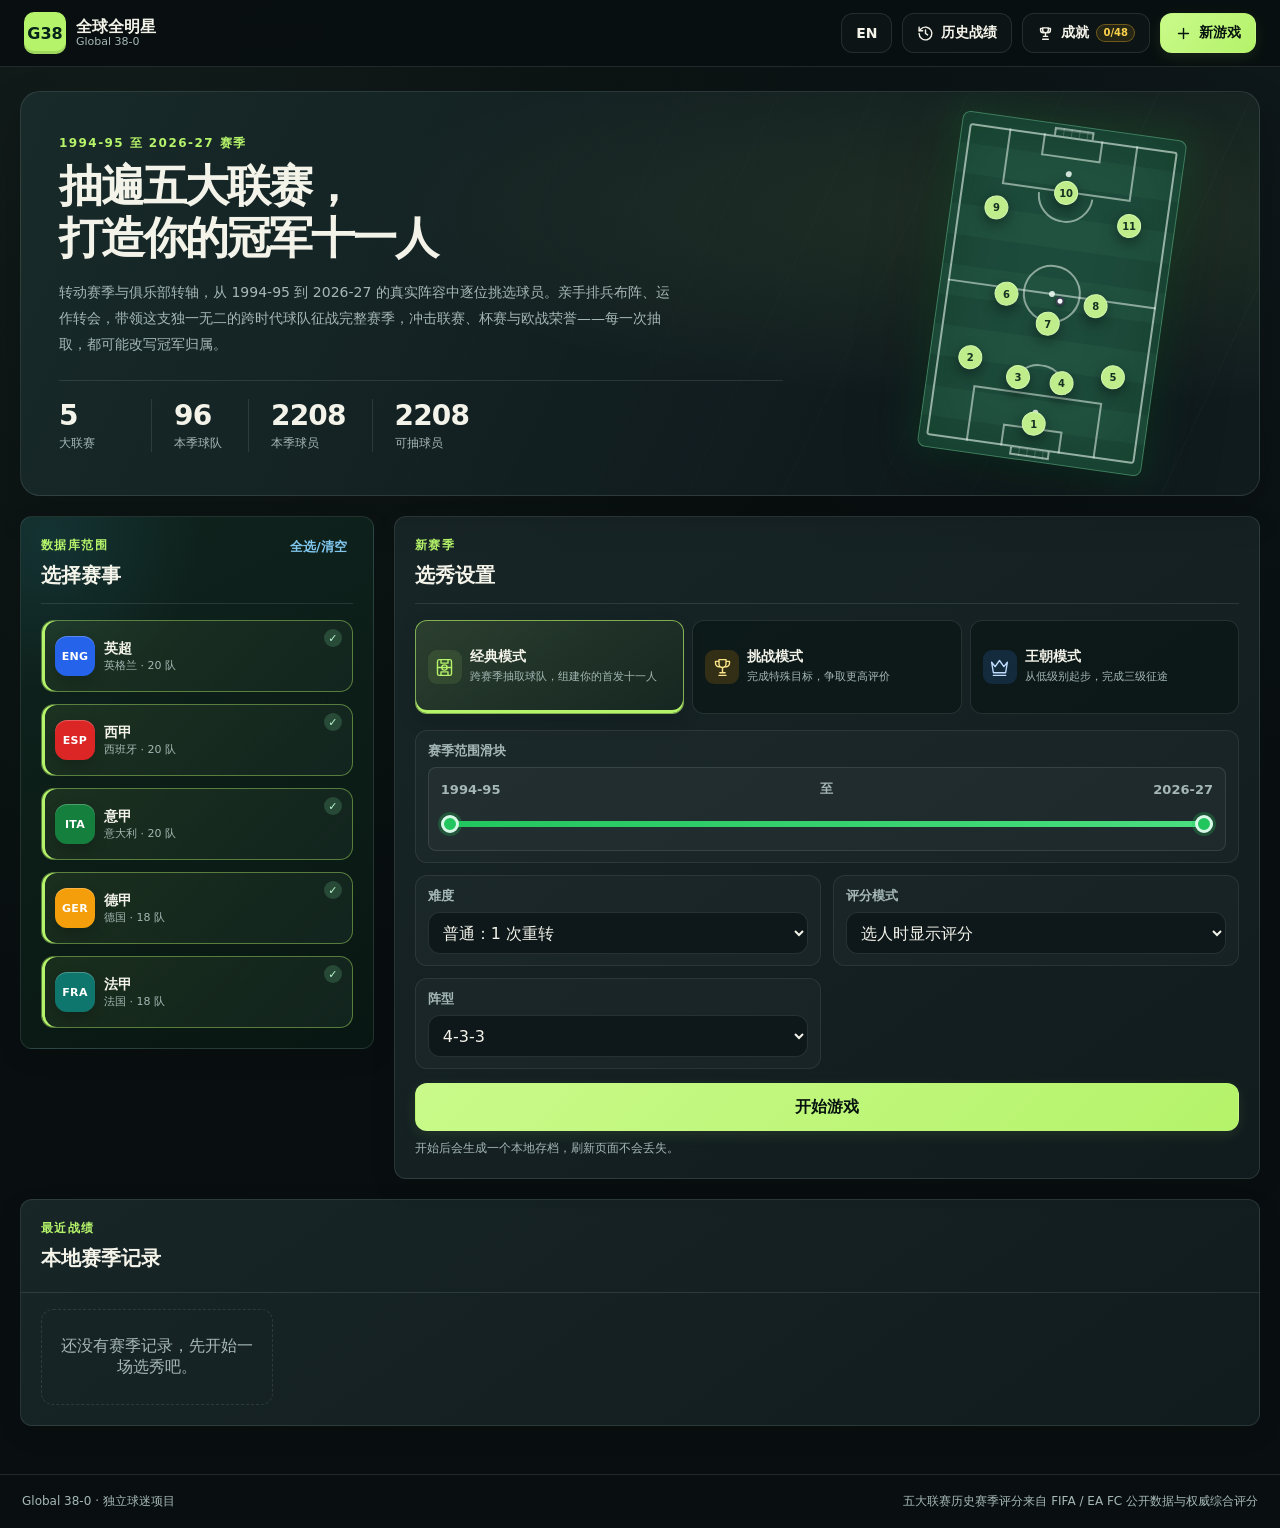
<file: index.html>
<!doctype html>
<html lang="zh-CN">
<head>
  <meta charset="utf-8" />
  <meta name="viewport" content="width=device-width, initial-scale=1" />
  <meta http-equiv="refresh" content="0; url=global%2038-0.html" />
  <title>Global 38-0 | 全球全明星赛季</title>
  <script>
    window.location.replace("global%2038-0.html" + window.location.search + window.location.hash);
  </script>
</head>
<body>
  <p><a href="global%2038-0.html">进入 Global 38-0</a></p>
</body>
</html>
</file>
<file: styles.css>
:root {
  --bg: #090f10;
  --panel: #121d20;
  --panel-2: #1b2a2c;
  --line: rgba(198, 218, 213, 0.13);
  --text: #f3f3e9;
  --muted: #a5b8b5;
  --green: #b5f36a;
  --green-2: #69bf47;
  --blue: #80c7ee;
  --amber: #eac477;
  --red: #ef4444;
  --radius: 12px;
  color-scheme: dark;
  font-family: "Segoe UI", "Microsoft YaHei UI", "Microsoft YaHei", system-ui, -apple-system, sans-serif;
  font-variant-numeric: tabular-nums;
  -webkit-font-smoothing: antialiased;
}

* {
  box-sizing: border-box;
}

body {
  margin: 0;
  min-height: 100vh;
  color: var(--text);
  background:
    radial-gradient(ellipse at 10% 0%, rgba(95, 148, 111, 0.1), transparent 48rem),
    radial-gradient(ellipse at 100% 0%, rgba(64, 101, 120, 0.1), transparent 42rem),
    var(--bg);
}

button,
select,
input {
  font: inherit;
}

::selection {
  color: #090f10;
  background: #b5f36a;
}

:where(button, a, select, input):focus-visible,
.league-option:focus-within {
  outline: 2px solid var(--green);
  outline-offset: 4px;
}

button {
  cursor: pointer;
}

.hidden {
  display: none !important;
}

.topbar {
  position: sticky;
  top: 0;
  z-index: 40;
  display: flex;
  align-items: center;
  justify-content: space-between;
  gap: 12px;
  padding: 12px 24px;
  border-bottom: 1px solid var(--line);
  background: rgba(9, 15, 16, 0.94);
  backdrop-filter: blur(14px);
}

.brand {
  display: inline-flex;
  align-items: center;
  gap: 10px;
  color: var(--text);
  text-decoration: none;
}

.brand-mark {
  display: grid;
  place-items: center;
  width: 42px;
  height: 42px;
  border-radius: 10px;
  color: #06231a;
  font-weight: 900;
  background: var(--green);
  box-shadow: inset 0 -3px 0 rgba(0, 0, 0, 0.12);
}

.brand-text {
  display: grid;
  line-height: 1.1;
}

.brand-text strong {
  font-size: 16px;
}

.brand-text small {
  color: var(--muted);
  font-size: 11px;
}

.topbar-actions,
.game-actions,
.game-meta,
.result-toolbar,
.game-toolbar {
  display: flex;
  align-items: center;
  gap: 10px;
}

.achievements-btn {
  white-space: nowrap;
}

.achievement-count-badge {
  min-width: 30px;
  padding: 2px 6px;
  border: 1px solid rgba(251, 191, 36, 0.34);
  border-radius: 999px;
  color: #fcd34d;
  background: rgba(251, 191, 36, 0.1);
  font-size: 10px;
  line-height: 1.2;
  text-align: center;
}

.btn {
  display: inline-flex;
  align-items: center;
  justify-content: center;
  gap: 7px;
  min-height: 40px;
  padding: 8px 14px;
  border: 1px solid transparent;
  border-radius: var(--radius);
  font-size: 14px;
  font-weight: 700;
  transition: transform 0.15s ease, border-color 0.15s ease, background 0.15s ease;
}

.btn:hover:not(:disabled) {
  transform: translateY(-1px);
}

.btn:disabled {
  cursor: not-allowed;
  opacity: 0.45;
}

.btn svg {
  width: 17px;
  height: 17px;
  fill: none;
  stroke: currentColor;
  stroke-width: 2;
  stroke-linecap: round;
  stroke-linejoin: round;
}

.btn-primary {
  background: linear-gradient(135deg, #c9fa8a, var(--green));
  color: #06130e;
  box-shadow: 0 4px 14px rgba(181, 243, 106, 0.1);
}

.btn-primary:hover:not(:disabled) {
  background: #d1ffa0;
}

.btn-accent {
  background: linear-gradient(135deg, #f3dc9e, #dbb367);
  color: #201203;
}

.btn-ghost {
  border-color: var(--line);
  background: rgba(255, 255, 255, 0.025);
  color: var(--text);
}

.btn-ghost:hover:not(:disabled) {
  background: rgba(255, 255, 255, 0.1);
}

.btn-lg {
  width: 100%;
  min-height: 48px;
  font-size: 16px;
}

.text-btn {
  border: 0;
  background: transparent;
  color: var(--blue);
  font-size: 13px;
  font-weight: 700;
}

.view {
  width: min(1440px, 100%);
  margin: 0 auto;
  padding: 24px 20px 48px;
}

.setup-hero {
  position: relative;
  display: grid;
  grid-template-columns: minmax(0, 1.45fr) minmax(280px, 0.75fr);
  align-items: center;
  gap: 24px;
  min-height: 300px;
  overflow: hidden;
  margin-bottom: 20px;
  border: 1px solid var(--line);
  border-radius: 20px;
  background:
    radial-gradient(ellipse at 85% 30%, rgba(181, 243, 106, 0.1), transparent 48%),
    linear-gradient(115deg, #182a29, #101b1e 68%);
  box-shadow: 0 16px 40px rgba(0, 0, 0, 0.18);
}

.setup-hero::before {
  content: "";
  position: absolute;
  inset: 0;
  pointer-events: none;
  background: repeating-linear-gradient(115deg, transparent 0 85px, rgba(207, 235, 215, 0.025) 85px 86px);
  mask-image: linear-gradient(90deg, transparent, #000);
}

.hero-copy {
  position: relative;
  z-index: 1;
  display: flex;
  flex-direction: column;
  justify-content: center;
  padding: 34px 38px;
}

.eyebrow {
  margin: 0 0 8px;
  color: var(--green);
  font-size: 12px;
  font-weight: 800;
  letter-spacing: 0.12em;
  text-transform: uppercase;
}

.hero-copy h1 {
  max-width: 640px;
  margin: 0;
  font-size: clamp(30px, 3.4vw, 48px);
  font-weight: 850;
  letter-spacing: -0.045em;
  line-height: 1.2;
  text-wrap: balance;
}

.hero-sub {
  max-width: 620px;
  margin: 16px 0 0;
  color: var(--muted);
  font-size: 14px;
  line-height: 1.85;
}

.hero-copy h1 > span {
  display: block;
}

.hero-stats {
  display: flex;
  flex-wrap: wrap;
  gap: 12px 26px;
  margin-top: 22px;
  padding-top: 18px;
  border-top: 1px solid var(--line);
}

.hero-stats > div {
  min-width: 66px;
}

.hero-stats > div + div {
  padding-left: 22px;
  border-left: 1px solid var(--line);
}

.hero-stats strong {
  display: block;
  color: var(--text);
  font-size: 28px;
  letter-spacing: -0.03em;
}

.hero-stats span {
  color: var(--muted);
  font-size: 12px;
}

.hero-pitch {
  position: relative;
  width: min(226px, 72%);
  margin: 32px 0;
  aspect-ratio: 2 / 3;
  justify-self: center;
  overflow: visible;
  border: 1px solid rgba(134, 239, 172, 0.32);
  border-radius: 8px;
  background:
    repeating-linear-gradient(0deg, #1d4038 0, #1d4038 9.09%, #22483e 9.09%, #22483e 18.18%);
  box-shadow:
    0 26px 70px rgba(0, 0, 0, 0.38),
    inset 0 0 70px rgba(3, 18, 10, 0.32);
  transform: rotate(8deg);
  counter-reset: squad-number;
}

.hero-pitch::before {
  content: "";
  position: absolute;
  inset: -16px;
  z-index: -1;
  border-radius: 28px;
  background: rgba(34, 197, 94, 0.08);
  filter: blur(14px);
}

.hero-player,
.hero-ball {
  position: absolute;
  z-index: 3;
  border-radius: 50%;
  transform: translate(-50%, -50%);
}

.hero-player {
  width: 24px;
  height: 24px;
  border: 1px solid #d2f8ad;
  background: #c0ed8c;
  counter-increment: squad-number;
  box-shadow: 0 5px 14px rgba(0, 0, 0, 0.42);
}

.hero-player::after {
  content: counter(squad-number);
  position: absolute;
  inset: 0;
  display: grid;
  place-items: center;
  color: #153021;
  font-size: 10px;
  font-weight: 800;
  border-radius: inherit;
  transform: rotate(-8deg);
}

.hero-player-1 { left: 50%; top: 89%; }
.hero-player-2 { left: 18%; top: 72%; }
.hero-player-3 { left: 40%; top: 76%; }
.hero-player-4 { left: 60%; top: 76%; }
.hero-player-5 { left: 82%; top: 72%; }
.hero-player-6 { left: 30%; top: 52%; }
.hero-player-7 { left: 50%; top: 59%; }
.hero-player-8 { left: 70%; top: 52%; }
.hero-player-9 { left: 20%; top: 27%; }
.hero-player-10 { left: 50%; top: 20%; }
.hero-player-11 { left: 80%; top: 27%; }

.hero-ball {
  left: 54%;
  top: 52%;
  width: 9px;
  height: 9px;
  border: 2px solid rgba(15, 23, 42, 0.82);
  background: #f8fafc;
  box-shadow: 0 2px 5px rgba(0, 0, 0, 0.35);
}

.setup-grid {
  display: grid;
  align-items: start;
  grid-template-columns: minmax(0, 1fr) 360px;
  gap: 20px;
  margin-bottom: 20px;
}

.setup-grid.club-peak-layout,
.setup-grid.setup-unified-layout {
  grid-template-columns: minmax(300px, 0.58fr) minmax(0, 1.42fr);
}

.test-console {
  grid-column: 1 / -1;
  padding: 18px 20px;
  border-color: rgba(250, 204, 21, 0.42);
  background:
    radial-gradient(circle at 95% 10%, rgba(250, 204, 21, 0.12), transparent 32%),
    rgba(16, 29, 25, 0.94);
}

.test-console-copy {
  margin: 0 0 14px;
  color: var(--muted);
}

.test-rating-field {
  display: flex;
  align-items: center;
  flex-wrap: wrap;
  gap: 8px 12px;
  margin-bottom: 14px;
  color: var(--text);
  font-weight: 700;
}

.test-rating-field input {
  width: 86px;
  padding: 8px 10px;
  border: 1px solid var(--line);
  border-radius: 9px;
  color: var(--text);
  background: rgba(4, 16, 12, 0.72);
  font: inherit;
}

.test-rating-field select {
  min-width: 132px;
  padding: 8px 10px;
  border: 1px solid var(--line);
  border-radius: 9px;
  color: var(--text);
  background: rgba(4, 16, 12, 0.72);
  font: inherit;
}

.test-rating-field small {
  color: var(--muted);
  font-weight: 400;
}

.test-console-actions {
  display: flex;
  flex-wrap: wrap;
  gap: 10px;
}

.test-console .hint {
  margin: 12px 0 0;
}

.panel {
  border: 1px solid var(--line);
  border-radius: var(--radius);
  background: linear-gradient(145deg, rgba(25, 39, 41, 0.96), rgba(17, 28, 30, 0.98));
  box-shadow: 0 8px 24px rgba(0, 0, 0, 0.12);
}

.league-panel,
.setup-panel,
.history-home,
.pitch-panel,
.draft-panel,
.result-summary,
.matches-panel {
  padding: 20px;
}

.setup-panel {
  display: grid;
  grid-template-columns: repeat(2, minmax(0, 1fr));
  align-content: start;
  column-gap: 12px;
  row-gap: 0;
}

.setup-panel > .panel-head,
.setup-panel > .play-mode-switch,
.setup-panel > .challenge-picker,
.setup-panel > .dynasty-type-picker,
.setup-panel > .dynasty-season-field,
.setup-panel > #startBtn,
.setup-panel > .hint,
.setup-panel > .saved-game-box {
  grid-column: 1 / -1;
}

.setup-panel > .field:nth-of-type(1),
.setup-panel > .field:nth-of-type(5) {
  grid-column: 1 / -1;
}

.setup-panel > .field {
  min-width: 0;
  padding: 11px 12px;
  border: 1px solid rgba(255, 255, 255, 0.08);
  border-radius: 12px;
  background: rgba(255, 255, 255, 0.025);
  margin-bottom: 12px;
}

.setup-panel > #startBtn {
  margin-top: 2px;
}

.setup-panel > .hint {
  margin-top: 8px;
}

.league-panel {
  position: relative;
  display: flex;
  flex-direction: column;
  overflow: hidden;
  background:
    radial-gradient(circle at 8% 4%, rgba(56, 189, 248, 0.1), transparent 25%),
    linear-gradient(155deg, rgba(16, 36, 30, 0.98), rgba(9, 24, 19, 0.94));
}

.league-panel::before {
  content: "";
  position: absolute;
  inset: 0;
  pointer-events: none;
  opacity: 0.25;
  background-image:
    linear-gradient(rgba(148, 163, 184, 0.06) 1px, transparent 1px),
    linear-gradient(90deg, rgba(148, 163, 184, 0.06) 1px, transparent 1px);
  background-size: 34px 34px;
  mask-image: linear-gradient(145deg, #000, transparent 75%);
}

.league-panel > * {
  position: relative;
  z-index: 1;
}

.panel-head {
  display: flex;
  align-items: flex-start;
  justify-content: space-between;
  gap: 12px;
  margin-bottom: 16px;
  padding-bottom: 14px;
  border-bottom: 1px solid var(--line);
}

.panel-head h2 {
  margin: 0;
  font-size: 20px;
}

.league-grid {
  display: grid;
  grid-template-columns: repeat(auto-fit, minmax(166px, 1fr));
  gap: 12px;
}

.league-option {
  position: relative;
  display: flex;
  align-items: center;
  gap: 9px;
  min-height: 72px;
  padding: 12px 13px;
  border: 1px solid var(--line);
  border-radius: 13px;
  background: rgba(4, 16, 12, 0.42);
  color: var(--text);
  text-align: left;
  transition: transform 0.15s ease, border-color 0.15s ease, background 0.15s ease, box-shadow 0.15s ease;
}

.league-option:hover {
  transform: translateY(-2px);
  border-color: rgba(74, 222, 128, 0.45);
  box-shadow: 0 12px 24px rgba(0, 0, 0, 0.18);
}

.league-option.active {
  border-color: rgba(181, 243, 106, 0.42);
  background: linear-gradient(135deg, rgba(181, 243, 106, 0.09), rgba(20, 39, 33, 0.82));
  box-shadow: inset 3px 0 0 var(--green);
}

.league-option.active::after {
  content: "✓";
  position: absolute;
  top: 8px;
  right: 10px;
  display: grid;
  place-items: center;
  width: 18px;
  height: 18px;
  border-radius: 50%;
  background: rgba(134, 239, 172, 0.18);
  color: #bbf7d0;
  font-size: 11px;
  font-weight: 900;
}

.league-option input {
  position: absolute;
  opacity: 0;
  pointer-events: none;
}

.league-code {
  display: grid;
  place-items: center;
  width: 40px;
  height: 40px;
  flex: 0 0 40px;
  border-radius: 12px;
  color: #fff;
  font-size: 11px;
  font-weight: 900;
  letter-spacing: 0.03em;
  box-shadow: inset 0 1px 0 rgba(255, 255, 255, 0.24), 0 6px 14px rgba(0, 0, 0, 0.2);
}

.league-option strong {
  display: block;
  padding-right: 12px;
  font-size: 14px;
}

.league-option small {
  display: block;
  color: var(--muted);
  font-size: 11px;
}

.setup-unified-layout .challenge-picker,
.club-peak-layout .challenge-picker {
  grid-template-columns: minmax(230px, 0.65fr) minmax(0, 1.35fr);
  align-items: start;
  column-gap: 16px;
}

.setup-unified-layout .challenge-picker-head,
.club-peak-layout .challenge-picker-head {
  grid-column: 1 / -1;
}

.setup-unified-layout .challenge-cards,
.club-peak-layout .challenge-cards {
  max-height: 520px;
  padding-right: 6px;
}

.setup-unified-layout .challenge-rules,
.club-peak-layout .challenge-rules {
  min-width: 0;
}

.setup-unified-layout .club-peak-progress-grid,
.club-peak-layout .club-peak-progress-grid {
  grid-template-columns: repeat(3, minmax(0, 1fr));
  max-height: 324px;
}

.field {
  display: grid;
  gap: 7px;
  margin-bottom: 14px;
}

.field span {
  color: var(--muted);
  font-size: 13px;
  font-weight: 700;
}

.field select {
  width: 100%;
  min-height: 42px;
  padding: 8px 10px;
  border: 1px solid var(--line);
  border-radius: var(--radius);
  background: #0e181b;
  color: var(--text);
}

.play-mode-switch {
  display: grid;
  grid-template-columns: repeat(3, minmax(0, 1fr));
  gap: 8px;
  margin-bottom: 16px;
  padding: 0;
  border: 0;
  background: transparent;
}

.dynasty-season-field small {
  color: var(--muted);
  font-size: 11px;
  line-height: 1.45;
}

.dynasty-type-picker {
  display: grid;
  grid-template-columns: repeat(2, minmax(0, 1fr));
  gap: 8px;
  margin-bottom: 12px;
}

.dynasty-type-option {
  display: grid;
  gap: 4px;
  min-height: 58px;
  padding: 10px;
  border: 1px solid var(--line);
  border-radius: 9px;
  background: rgba(0, 0, 0, 0.16);
  color: var(--muted);
  text-align: left;
}

.dynasty-type-option strong {
  color: var(--text);
  font-size: 12px;
}

.dynasty-type-option small {
  font-size: 10px;
  line-height: 1.35;
}

.dynasty-type-option.active {
  border-color: rgba(74, 222, 128, 0.5);
  background: rgba(34, 197, 94, 0.12);
  color: #dcfce7;
}

.play-mode-option {
  display: grid;
  grid-template-columns: 34px minmax(0, 1fr);
  align-items: center;
  gap: 8px;
  min-height: 94px;
  padding: 14px 12px;
  border: 1px solid var(--line);
  border-radius: 12px;
  background: rgba(4, 16, 12, 0.42);
  color: var(--muted);
  text-align: left;
  transition: transform 0.15s ease, border-color 0.15s ease, background 0.15s ease, box-shadow 0.15s ease;
}

.play-mode-option:hover {
  transform: translateY(-2px);
  border-color: rgba(74, 222, 128, 0.42);
  background: rgba(34, 197, 94, 0.08);
}

.mode-card-icon {
  display: grid;
  width: 34px;
  height: 34px;
  place-items: center;
  border-radius: 9px;
  color: var(--green);
  background: rgba(181, 243, 106, 0.1);
  font-size: 15px;
  font-weight: 900;
}

.mode-card-icon svg {
  width: 21px;
  height: 21px;
  fill: none;
  stroke: currentColor;
  stroke-width: 1.6;
  stroke-linecap: round;
  stroke-linejoin: round;
}

.mode-card-copy {
  display: grid;
  min-width: 0;
  gap: 3px;
}

.mode-card-copy strong {
  color: var(--text);
  font-size: 14px;
  font-weight: 900;
}

.mode-card-copy small {
  color: var(--muted);
  font-size: 11px;
  font-weight: 500;
  line-height: 1.5;
}

.play-mode-option.active {
  border-color: rgba(181, 243, 106, 0.65);
  background: linear-gradient(145deg, rgba(181, 243, 106, 0.13), rgba(22, 40, 33, 0.8));
  box-shadow: inset 0 -3px 0 var(--green), 0 8px 18px rgba(3, 18, 10, 0.18);
}

.play-mode-option[data-play-mode="challenge"] .mode-card-icon {
  color: #fde68a;
  background: rgba(245, 158, 11, 0.16);
}

.play-mode-option[data-play-mode="challenge"].active {
  border-color: rgba(251, 191, 36, 0.72);
  background: linear-gradient(145deg, rgba(245, 158, 11, 0.18), rgba(64, 45, 12, 0.62));
  box-shadow: inset 0 -3px 0 var(--amber);
}

.play-mode-option[data-play-mode="dynasty"] .mode-card-icon {
  color: #bfdbfe;
  background: rgba(59, 130, 246, 0.16);
}

.play-mode-option[data-play-mode="dynasty"].active {
  border-color: rgba(96, 165, 250, 0.72);
  background: linear-gradient(145deg, rgba(59, 130, 246, 0.18), rgba(19, 37, 72, 0.62));
  box-shadow: inset 0 -3px 0 var(--blue);
}

.challenge-picker {
  display: grid;
  gap: 10px;
  margin-bottom: 16px;
}

.challenge-picker-head {
  display: flex;
  align-items: center;
  justify-content: space-between;
  gap: 10px;
  color: var(--muted);
  font-size: 12px;
}

.challenge-picker-head strong {
  color: var(--text);
  font-size: 13px;
}

.challenge-cards {
  display: grid;
  gap: 7px;
  max-height: 278px;
  overflow: auto;
  padding-right: 3px;
}

.challenge-card {
  display: flex;
  align-items: center;
  gap: 10px;
  min-width: 0;
  padding: 10px;
  border: 1px solid var(--line);
  border-radius: 9px;
  background: rgba(255, 255, 255, 0.035);
  color: var(--text);
  text-align: left;
}

.challenge-card:hover,
.challenge-card.selected {
  border-color: rgba(251, 191, 36, 0.55);
  background: rgba(251, 191, 36, 0.09);
}

.challenge-card-icon {
  flex: 0 0 32px;
  font-size: 22px;
  text-align: center;
}

.challenge-card-copy {
  display: grid;
  min-width: 0;
  gap: 3px;
}

.challenge-card-copy strong {
  font-size: 13px;
}

.challenge-card-copy small {
  color: var(--muted);
  font-size: 10px;
  line-height: 1.35;
}

.challenge-rules {
  padding: 11px 12px;
  border: 1px solid rgba(251, 191, 36, 0.25);
  border-radius: 9px;
  background: rgba(251, 191, 36, 0.06);
}

.challenge-description {
  margin: 0 0 8px;
  color: #fde68a;
  font-size: 11px;
  line-height: 1.45;
}

.challenge-rule-list,
.challenge-objective-list {
  margin: 0;
  padding-left: 20px;
  color: var(--muted);
  font-size: 11px;
  line-height: 1.55;
}

.challenge-objective-list {
  margin-top: 7px;
  color: var(--text);
}

.challenge-club-field {
  display: grid;
  gap: 6px;
  margin-top: 12px;
  padding-top: 12px;
  border-top: 1px solid rgba(251, 191, 36, 0.18);
}

.challenge-club-field > span {
  color: var(--text);
  font-size: 11px;
  font-weight: 700;
}

.challenge-club-select {
  width: 100%;
  min-width: 0;
  padding: 9px 10px;
  border: 1px solid var(--line);
  border-radius: 8px;
  color: var(--text);
  background: rgba(15, 23, 42, 0.72);
}

.challenge-club-benchmark {
  color: var(--muted);
  font-size: 10px;
  line-height: 1.4;
}

.club-peak-progress {
  display: grid;
  gap: 7px;
  margin-top: 13px;
  padding-top: 12px;
  border-top: 1px solid rgba(251, 191, 36, 0.18);
}

.club-peak-progress > strong {
  color: var(--text);
  font-size: 11px;
}

.club-peak-progress-grid {
  display: grid;
  grid-template-columns: repeat(2, minmax(0, 1fr));
  gap: 5px;
  max-height: 260px;
  overflow: auto;
  padding-right: 3px;
}

.club-peak-progress-card {
  display: grid;
  gap: 2px;
  min-width: 0;
  padding: 7px 8px;
  border: 1px solid var(--line);
  border-radius: 7px;
  color: var(--muted);
  background: rgba(15, 23, 42, 0.36);
  text-align: left;
}

.club-peak-progress-card:hover,
.club-peak-progress-card.selected {
  border-color: rgba(251, 191, 36, 0.55);
  background: rgba(251, 191, 36, 0.09);
}

.club-peak-progress-card strong {
  overflow: hidden;
  color: var(--text);
  font-size: 10px;
  text-overflow: ellipsis;
  white-space: nowrap;
}

.club-peak-progress-card span,
.club-peak-progress-card small {
  font-size: 9px;
  line-height: 1.3;
}

.club-peak-progress-card small {
  color: #fbbf24;
}

.field select:disabled {
  cursor: not-allowed;
  opacity: 0.65;
}

.season-range {
  display: grid;
  gap: 8px;
  padding: 12px;
  border: 1px solid var(--line);
  border-radius: 8px;
  background: rgba(255, 255, 255, 0.03);
}

.range-labels {
  display: flex;
  align-items: center;
  justify-content: space-between;
  gap: 8px;
  color: #d7f7e7;
  font-size: 13px;
  font-weight: 800;
}

.dual-range {
  position: relative;
  height: 28px;
  margin-top: 4px;
}

.range-rail {
  position: absolute;
  top: 50%;
  right: 0;
  left: 0;
  height: 6px;
  border-radius: 999px;
  background: rgba(255, 255, 255, 0.14);
  transform: translateY(-50%);
}

.range-fill {
  position: absolute;
  top: 50%;
  height: 6px;
  border-radius: 999px;
  background: linear-gradient(90deg, #22c55e, #4ade80);
  transform: translateY(-50%);
  pointer-events: none;
}

.dual-range input[type="range"] {
  position: absolute;
  top: 50%;
  left: 0;
  width: 100%;
  height: 28px;
  margin: 0;
  padding: 0;
  border: 0;
  background: transparent;
  transform: translateY(-50%);
  -webkit-appearance: none;
  appearance: none;
  pointer-events: none;
}

.dual-range input[type="range"]::-webkit-slider-runnable-track {
  height: 28px;
  background: transparent;
  border: none;
}

.dual-range input[type="range"]::-webkit-slider-thumb {
  width: 18px;
  height: 18px;
  border: 3px solid #d7f7e7;
  border-radius: 50%;
  background: #22c55e;
  box-shadow: 0 0 0 3px rgba(34, 197, 94, 0.25);
  -webkit-appearance: none;
  appearance: none;
  margin-top: 5px;
  cursor: grab;
  pointer-events: auto;
}

.dual-range input[type="range"]::-moz-range-track {
  height: 28px;
  background: transparent;
  border: none;
}

.dual-range input[type="range"]::-moz-range-thumb {
  width: 14px;
  height: 14px;
  border: 3px solid #d7f7e7;
  border-radius: 50%;
  background: #22c55e;
  box-shadow: 0 0 0 3px rgba(34, 197, 94, 0.25);
  cursor: grab;
  pointer-events: auto;
}

.dual-range input#seasonRangeStart {
  z-index: 3;
}

.dual-range input#seasonRangeEnd {
  z-index: 2;
}

.hint {
  margin: 12px 0 0;
  color: var(--muted);
  font-size: 12px;
  line-height: 1.6;
}

.saved-game-box {
  display: grid;
  gap: 8px;
  margin-top: 16px;
  padding: 14px;
  border: 1px solid rgba(74, 222, 128, 0.34);
  border-radius: var(--radius);
  background: rgba(22, 163, 74, 0.1);
}

.saved-game-box strong {
  color: var(--green);
}

.saved-game-box span {
  color: var(--muted);
  font-size: 12px;
  line-height: 1.5;
}

.saved-game-box .btn {
  width: 100%;
  margin-top: 4px;
}

.hero-saved-game {
  width: min(100%, 520px);
  margin-top: 18px;
  grid-template-columns: minmax(0, 1fr) minmax(150px, auto);
  align-items: center;
  column-gap: 16px;
  padding: 12px 14px;
  border-color: rgba(181, 243, 106, 0.45);
  background:
    linear-gradient(135deg, rgba(181, 243, 106, 0.1), rgba(8, 28, 20, 0.72));
  box-shadow: 0 12px 28px rgba(3, 18, 10, 0.24);
}

.hero-saved-game .saved-game-heading {
  display: grid;
  gap: 2px;
}

.hero-saved-game .saved-game-kicker {
  color: #bbf7d0;
  font-size: 10px;
  font-weight: 900;
  letter-spacing: 0.08em;
  text-transform: uppercase;
}

.hero-saved-game .saved-game-status {
  grid-column: 1 / -1;
}

.hero-saved-game .btn {
  grid-column: 2;
  grid-row: 1 / span 2;
  width: 100%;
  margin-top: 0;
}

.history-list {
  display: grid;
  grid-template-columns: repeat(auto-fill, minmax(220px, 1fr));
  gap: 10px;
}

.history-empty {
  padding: 26px 12px;
  color: var(--muted);
  text-align: center;
  border: 1px dashed var(--line);
  border-radius: var(--radius);
}

.history-card {
  display: grid;
  gap: 8px;
  padding: 16px;
  border: 1px solid var(--line);
  border-radius: var(--radius);
  border-top: 3px solid rgba(234, 196, 119, 0.55);
  background: linear-gradient(145deg, rgba(234, 196, 119, 0.06), rgba(255, 255, 255, 0.025));
}

.history-card strong {
  color: var(--text);
  font-size: 14px;
}

.history-card span {
  color: var(--muted);
  font-size: 12px;
}

.history-card .record-line {
  color: var(--amber);
  padding-top: 10px;
  border-top: 1px solid var(--line);
  font-weight: 800;
}

.game-toolbar,
.result-toolbar {
  justify-content: space-between;
  margin-bottom: 18px;
}

#backGameBtn.is-floating {
  position: fixed;
  top: 76px;
  right: 18px;
  z-index: 38;
  border-color: rgba(74, 222, 128, 0.42);
  background: rgba(11, 31, 22, 0.94);
  box-shadow: 0 10px 28px rgba(0, 0, 0, 0.32);
  backdrop-filter: blur(12px);
}

.challenge-game-banner {
  display: flex;
  align-items: center;
  justify-content: space-between;
  gap: 16px;
  margin-bottom: 14px;
  padding: 12px 15px;
  border: 1px solid rgba(251, 191, 36, 0.3);
  border-radius: var(--radius);
  background: linear-gradient(120deg, rgba(251, 191, 36, 0.09), rgba(34, 197, 94, 0.06));
}

.challenge-game-title {
  display: flex;
  align-items: center;
  gap: 10px;
  min-width: 0;
}

.challenge-game-title > span {
  font-size: 23px;
}

.challenge-game-title > div {
  display: grid;
  gap: 2px;
}

.challenge-game-title strong {
  color: #fde68a;
  font-size: 13px;
}

.challenge-game-title small,
.challenge-game-rules {
  color: var(--muted);
  font-size: 11px;
  line-height: 1.4;
}

.challenge-game-rules {
  max-width: 46%;
  text-align: right;
}

.league-choice {
  margin-bottom: 20px;
}

.league-choice-options {
  display: grid;
  grid-template-columns: repeat(5, 1fr);
  gap: 10px;
}

.league-choice-option {
  display: grid;
  gap: 6px;
  justify-items: start;
  min-height: 82px;
  padding: 12px;
  border: 1px solid var(--line);
  border-radius: 8px;
  background: rgba(255, 255, 255, 0.04);
  color: var(--text);
  text-align: left;
}

.league-choice-option:hover,
.league-choice-option.active {
  border-color: #4ade80;
  background: rgba(34, 197, 94, 0.12);
}

.league-choice-option strong {
  font-size: 15px;
}

.league-choice-option small {
  color: var(--muted);
}

.season-prediction {
  margin-top: 12px;
}

.prediction-card {
  display: flex;
  flex-wrap: wrap;
  gap: 8px 16px;
  align-items: center;
  padding: 12px;
  border: 1px solid rgba(74, 222, 128, 0.35);
  border-radius: 8px;
  background: rgba(34, 197, 94, 0.08);
}

.prediction-card strong {
  font-size: 16px;
}

.prediction-card span {
  color: var(--muted);
  font-size: 13px;
}

.coach-choice {
  display: grid;
  gap: 10px;
  margin-top: 18px;
  padding-top: 16px;
  border-top: 1px solid var(--line);
}

.coach-choice-head h3 {
  margin: 0;
  font-size: 18px;
}

.coach-choice-head .eyebrow {
  margin-bottom: 2px;
}

.coach-choice-note {
  margin: 0;
  color: var(--muted);
  font-size: 13px;
}

.coach-cards {
  display: grid;
  grid-template-columns: repeat(2, minmax(0, 1fr));
  gap: 10px;
}

.coach-card {
  display: grid;
  justify-items: start;
  gap: 7px;
  width: 100%;
  padding: 18px;
  border: 1px solid var(--line);
  border-radius: 12px;
  color: var(--text);
  background: linear-gradient(135deg, #1c3035, #121e21);
  text-align: left;
  transition: border-color 150ms ease, box-shadow 150ms ease;
}

.coach-card:hover,
.coach-card.selected {
  border-color: var(--blue);
  background: linear-gradient(135deg, #233e46, #15272c);
}

.coach-card.selected {
  box-shadow: inset 3px 0 0 var(--blue);
}

.coach-card strong {
  font-size: 18px;
}

.coach-card small {
  color: var(--muted);
  line-height: 1.7;
}

.coach-style,
.coach-action {
  padding: 5px 9px;
  border-radius: 6px;
  font-size: 11px;
  font-weight: 900;
}

.coach-style {
  color: #bae6fd;
  background: rgba(56, 189, 248, 0.14);
}

.coach-action {
  margin-top: 4px;
  color: #7dd3fc;
  background: rgba(56, 189, 248, 0.1);
}

.coach-card.selected .coach-action {
  color: #86efac;
  background: rgba(34, 197, 94, 0.14);
}

.coach-card-none {
  border-color: rgba(148, 163, 184, 0.38);
  background: rgba(148, 163, 184, 0.06);
}

.coach-card-none:hover,
.coach-card-none.selected {
  border-color: #94a3b8;
  background: rgba(148, 163, 184, 0.13);
}

.coach-card-none.selected {
  box-shadow: inset 3px 0 0 var(--muted);
}

@media (max-width: 640px) {
  .coach-cards {
    grid-template-columns: 1fr;
  }
}

.lineup-coach {
  display: grid;
  gap: 3px;
  padding: 11px 12px;
  border: 1px solid rgba(56, 189, 248, 0.3);
  border-radius: 8px;
  background: rgba(14, 116, 144, 0.09);
}

.lineup-coach > span,
.lineup-coach small {
  color: var(--muted);
  font-size: 11px;
}

.lineup-coach strong {
  color: #bae6fd;
  font-size: 15px;
}

.chip {
  display: inline-flex;
  align-items: center;
  min-height: 30px;
  padding: 5px 10px;
  border: 1px solid var(--line);
  border-radius: 999px;
  color: var(--muted);
  background: rgba(255, 255, 255, 0.04);
  font-size: 12px;
  font-weight: 800;
}

.chip-green {
  border-color: rgba(74, 222, 128, 0.3);
  color: #4ade80;
}

.chip-gold {
  border-color: rgba(251, 191, 36, 0.35);
  color: #fbbf24;
}

.game-layout {
  display: grid;
  grid-template-columns: minmax(0, 1fr) minmax(380px, 0.9fr);
  gap: 20px;
  align-items: start;
}

.pitch-stage {
  position: relative;
  width: min(560px, 100%);
  margin: 0 auto;
  overflow: visible;
  border: 1px solid rgba(190, 217, 197, 0.25);
  border-radius: 12px;
  background:
    radial-gradient(ellipse at 50% 40%, rgba(164, 212, 175, 0.08), transparent 70%),
    repeating-linear-gradient(0deg, #21463d 0, #21463d 9.09%, #1c3e36 9.09%, #1c3e36 18.18%);
  box-shadow:
    0 18px 42px rgba(0, 0, 0, 0.24),
    inset 0 0 70px rgba(3, 20, 10, 0.24);
}

.pitch-stage::before {
  content: "";
  display: block;
  aspect-ratio: 2 / 3;
}

.pitch-field {
  position: absolute;
  inset: 0;
}

.pitch-markings {
  position: absolute;
  inset: 0;
  z-index: 0;
  pointer-events: none;
}

.pitch-boundary {
  position: absolute;
  inset: 3.3%;
  border: 2px solid rgba(240, 253, 244, 0.7);
  border-radius: 3px;
}

.pitch-halfway {
  position: absolute;
  left: 3.3%;
  right: 3.3%;
  top: 50%;
  border-top: 2px solid rgba(240, 253, 244, 0.7);
  transform: translateY(-1px);
}

.pitch-center-circle {
  position: absolute;
  left: 50%;
  top: 50%;
  width: 26%;
  aspect-ratio: 1;
  border: 2px solid rgba(240, 253, 244, 0.7);
  border-radius: 50%;
  transform: translate(-50%, -50%);
}

.pitch-mark {
  position: absolute;
  z-index: 2;
  width: 6px;
  height: 6px;
  border-radius: 50%;
  background: rgba(240, 253, 244, 0.86);
  transform: translate(-50%, -50%);
}

.pitch-center-spot {
  left: 50%;
  top: 50%;
}

.pitch-area {
  position: absolute;
  left: 50%;
  border: 2px solid rgba(240, 253, 244, 0.7);
  transform: translateX(-50%);
}

.penalty-area {
  width: 58%;
  height: 16.5%;
}

.goal-area {
  width: 27%;
  height: 6.5%;
}

.pitch-area.top {
  top: 3.3%;
  border-top: 0;
}

.pitch-area.bottom {
  bottom: 3.3%;
  border-bottom: 0;
}

.penalty-spot {
  left: 50%;
}

.penalty-spot.top {
  top: 14.2%;
}

.penalty-spot.bottom {
  top: 85.8%;
}

.pitch-arc {
  position: absolute;
  left: 50%;
  width: 25%;
  aspect-ratio: 1;
  border: 2px solid rgba(240, 253, 244, 0.7);
  border-radius: 50%;
  transform: translateX(-50%);
}

.pitch-arc.top {
  top: 12.1%;
  clip-path: inset(52% 0 0 0);
}

.pitch-arc.bottom {
  bottom: 12.1%;
  clip-path: inset(0 0 52% 0);
}

.pitch-goal {
  position: absolute;
  left: 50%;
  width: 18%;
  height: 2.5%;
  border: 2px solid rgba(240, 253, 244, 0.78);
  background:
    repeating-linear-gradient(90deg, transparent 0 7px, rgba(240, 253, 244, 0.18) 7px 8px),
    repeating-linear-gradient(0deg, transparent 0 5px, rgba(240, 253, 244, 0.18) 5px 6px);
  transform: translateX(-50%);
}

.pitch-goal.top {
  top: 0.8%;
  border-bottom: 0;
}

.pitch-goal.bottom {
  bottom: 0.8%;
  border-top: 0;
}

.hero-pitch .pitch-boundary {
  border-color: rgba(240, 253, 244, 0.58);
}

.hero-pitch .pitch-halfway,
.hero-pitch .pitch-center-circle,
.hero-pitch .pitch-area,
.hero-pitch .pitch-arc,
.hero-pitch .pitch-goal {
  border-color: rgba(240, 253, 244, 0.52);
}

.slot {
  position: absolute;
  display: grid;
  place-items: center;
  z-index: 3;
  width: clamp(64px, 13vw, 88px);
  min-height: 54px;
  padding: 6px 7px;
  border: 1px solid rgba(198, 218, 213, 0.45);
  border-radius: 8px;
  background: linear-gradient(160deg, #203437, #0c191c);
  color: var(--text);
  box-shadow: 0 7px 16px rgba(0, 0, 0, 0.28), inset 0 1px rgba(255, 255, 255, 0.08);
  transform: translate(-50%, -50%);
  cursor: pointer;
  transition: border-color 0.15s ease, transform 0.15s ease, box-shadow 0.15s ease, opacity 0.15s ease;
}

.slot:hover,
.slot.selected {
  border-color: var(--amber);
  box-shadow: 0 0 0 3px rgba(234, 196, 119, 0.2);
  transform: translate(-50%, -50%) scale(1.04);
}

.slot.empty {
  border-style: dashed;
  background: rgba(9, 23, 23, 0.66);
  box-shadow: inset 0 0 0 1px rgba(134, 239, 172, 0.05);
}

.slot.compatible {
  z-index: 6;
  border-color: var(--green);
  background: #2d482e;
  box-shadow: 0 0 0 3px rgba(181, 243, 106, 0.2);
  pointer-events: auto;
  touch-action: manipulation;
}

.slot.compatible > * {
  pointer-events: none;
}

.slot.swap-compatible {
  border-color: #4ade80;
  background: rgba(34, 197, 94, 0.16);
  box-shadow: 0 0 0 3px rgba(74, 222, 128, 0.2);
}

.slot.incompatible {
  opacity: 0.38;
  border-color: rgba(148, 163, 184, 0.45);
}

.slot .slot-hint {
  max-width: 100%;
  overflow: hidden;
  font-size: 9px;
  font-weight: 800;
  color: #86efac;
  text-overflow: ellipsis;
  white-space: nowrap;
}

.slot .slot-pos {
  padding: 2px 6px;
  border-radius: 4px;
  background: rgba(181, 243, 106, 0.1);
  font-size: 9px;
  font-weight: 900;
  letter-spacing: 0.08em;
  color: var(--green);
}

.slot .slot-name {
  max-width: 100%;
  overflow: hidden;
  font-size: 11px;
  font-weight: 800;
  text-align: center;
  text-overflow: ellipsis;
  white-space: nowrap;
}

.slot .slot-rate {
  font-size: 12px;
  font-weight: 900;
  color: var(--amber);
}

.unit-ratings {
  display: grid;
  grid-template-columns: repeat(3, 1fr);
  gap: 8px;
  margin-top: 12px;
}

.unit-rating {
  display: flex;
  align-items: center;
  justify-content: space-between;
  gap: 8px;
  padding: 8px 10px;
  border: 1px solid var(--line);
  border-radius: 8px;
  background: rgba(255, 255, 255, 0.04);
}

.unit-rating span {
  color: var(--muted);
  font-size: 12px;
}

.unit-rating strong {
  font-size: 16px;
}

.rating-badge {
  display: inline-grid;
  place-items: center;
  min-width: 54px;
  height: 36px;
  border: 1px solid rgba(251, 191, 36, 0.35);
  border-radius: 8px;
  color: #fbbf24;
  background: rgba(251, 191, 36, 0.1);
  font-size: 16px;
  font-weight: 900;
}

.wheel-card {
  display: grid;
  justify-items: center;
  gap: 16px;
  margin-bottom: 18px;
}

.slot-machine {
  --reel-accent: var(--green);
  width: min(100%, 680px);
  overflow: hidden;
  border: 1px solid var(--line);
  border-radius: 16px;
  background: linear-gradient(145deg, #263b3b, #101b1e 68%);
  box-shadow: inset 0 1px 0 rgba(255, 255, 255, 0.08), 0 14px 32px rgba(0, 0, 0, 0.24);
}

.slot-machine.transfer-mode-machine {
  --reel-accent: var(--blue);
  border-color: rgba(56, 189, 248, 0.52);
  box-shadow: 0 14px 32px rgba(0, 0, 0, 0.24);
}

.slot-machine.tiered-fixed-season .slot-reel-season,
.slot-machine.tiered-fixed-season .slot-machine-divider {
  display: none;
}

.slot-machine.tiered-fixed-season .slot-reels {
  grid-template-columns: minmax(230px, 460px);
  justify-content: center;
}

.slot-machine.tiered-fixed-season .slot-reel-club {
  width: 100%;
}

.transfer-mode-machine .slot-machine-top {
  background: linear-gradient(180deg, rgba(56, 189, 248, 0.2), rgba(56, 189, 248, 0.05));
}

.transfer-mode-machine .slot-reel-club,
.transfer-mode-machine .slot-machine-divider {
  display: none;
}

.transfer-mode-machine .slot-reels {
  grid-template-columns: minmax(230px, 460px);
  justify-content: center;
}

.transfer-mode-machine .slot-reel-season {
  width: 100%;
}

.transfer-player-machine .slot-reel-season,
.transfer-player-machine .slot-machine-divider {
  display: none;
}

.transfer-player-machine .slot-reels {
  grid-template-columns: minmax(230px, 460px);
  justify-content: center;
}

.transfer-player-machine .slot-reel-club {
  width: 100%;
}

.slot-machine-top,
.slot-machine-bottom {
  display: flex;
  align-items: center;
  justify-content: space-between;
  gap: 14px;
  padding: 11px 18px;
  border-bottom: 1px solid rgba(255, 255, 255, 0.1);
  background: rgba(255, 255, 255, 0.025);
}

.slot-machine-top strong {
  color: var(--text);
  font-size: 13px;
  letter-spacing: 0.08em;
  text-transform: uppercase;
  text-align: center;
  overflow-wrap: anywhere;
}

.slot-lights {
  display: flex;
  gap: 6px;
}

.slot-lights i {
  width: 7px;
  height: 7px;
  border-radius: 50%;
  background: var(--reel-accent);
  box-shadow: 0 0 6px var(--reel-accent);
  animation: slot-light-pulse 1.2s ease-in-out infinite alternate;
}

.slot-lights i:nth-child(2n) {
  animation-delay: 0.35s;
}

.slot-reels {
  display: grid;
  grid-template-columns: minmax(150px, 0.8fr) auto minmax(230px, 1.35fr);
  align-items: center;
  gap: 14px;
  padding: 24px;
}

.slot-reel {
  display: grid;
  min-width: 0;
  gap: 8px;
  text-align: center;
}

.slot-reel-label {
  color: var(--muted);
  font-size: 11px;
  font-weight: 900;
  letter-spacing: 0.14em;
}

.slot-reel small {
  color: rgba(255, 255, 255, 0.4);
  font-size: 10px;
  font-weight: 800;
  letter-spacing: 0.12em;
}

.slot-reel-window {
  position: relative;
  height: 126px;
  overflow: hidden;
  border: 1px solid rgba(198, 218, 213, 0.2);
  border-radius: 10px;
  background: linear-gradient(180deg, #090f10 25%, #253a36 50%, #090f10 75%);
  box-shadow: inset 0 12px 22px rgba(0, 0, 0, 0.55), inset 0 -12px 22px rgba(0, 0, 0, 0.55);
}

.slot-reel-window::before,
.slot-reel-window::after {
  position: absolute;
  right: 0;
  left: 0;
  z-index: 2;
  height: 34%;
  content: "";
  pointer-events: none;
}

.slot-reel-window::before {
  top: 0;
  background: linear-gradient(180deg, rgba(4, 9, 7, 0.94), transparent);
}

.slot-reel-window::after {
  bottom: 0;
  background: linear-gradient(0deg, rgba(4, 9, 7, 0.94), transparent);
}

.slot-reel-items {
  display: grid;
  height: 100%;
  grid-template-rows: 1fr 1.35fr 1fr;
  align-items: center;
  padding: 3px 10px;
  will-change: transform, filter;
}

.slot-reel-side,
.slot-reel-value {
  overflow: hidden;
  text-overflow: ellipsis;
  white-space: nowrap;
}

.slot-reel-side {
  color: rgba(255, 255, 255, 0.28);
  font-size: 11px;
  font-weight: 700;
}

.slot-reel-value {
  color: #fff;
  font-size: clamp(18px, 3vw, 26px);
  line-height: 1.1;
  text-shadow: 0 2px 8px rgba(0, 0, 0, 0.5);
}

.slot-reel-club .slot-reel-value {
  font-size: clamp(16px, 2.5vw, 23px);
}

.slot-reel-window.spinning .slot-reel-items {
  animation: slot-reel-roll 0.14s linear infinite;
  filter: blur(0.7px);
}

.slot-reel-window.landed {
  border-color: var(--reel-accent);
  box-shadow: inset 3px 0 0 var(--reel-accent), inset -3px 0 0 var(--reel-accent), 0 8px 20px rgba(0, 0, 0, 0.25);
}

.slot-machine-divider {
  color: var(--reel-accent);
  font-size: 24px;
  font-weight: 900;
}

.slot-machine-bottom {
  justify-content: center;
  border-top: 1px solid rgba(255, 255, 255, 0.08);
  border-bottom: 0;
  background: rgba(0, 0, 0, 0.18);
}

.slot-machine-bottom span {
  width: 36px;
  height: 4px;
  border-radius: 999px;
  background: var(--reel-accent);
  opacity: 0.45;
}

@keyframes slot-reel-roll {
  from { transform: translateY(-9px); }
  to { transform: translateY(9px); }
}

@keyframes slot-light-pulse {
  from { opacity: 0.35; transform: scale(0.8); }
  to { opacity: 1; transform: scale(1); }
}

.spin-result {
  display: grid;
  gap: 10px;
  margin-bottom: 14px;
  padding: 14px;
  border: 1px solid rgba(56, 189, 248, 0.25);
  border-radius: var(--radius);
  background: rgba(56, 189, 248, 0.06);
}

.result-club {
  display: flex;
  align-items: center;
  justify-content: space-between;
  gap: 12px;
}

.result-club strong {
  font-size: 18px;
}

.result-club > div {
  display: grid;
  min-width: 0;
  gap: 5px;
}

.result-club > div > strong {
  overflow-wrap: anywhere;
}

.result-club span {
  color: var(--muted);
  font-size: 13px;
}

.result-league {
  display: inline-flex;
  gap: 6px;
  align-items: center;
  color: var(--blue);
  font-size: 12px;
  font-weight: 800;
}

.candidates {
  display: grid;
  grid-template-columns: repeat(auto-fill, minmax(150px, 1fr));
  gap: 10px;
}

.candidate {
  display: grid;
  gap: 6px;
  min-height: 112px;
  padding: 16px;
  border: 1px solid var(--line);
  border-radius: var(--radius);
  background: linear-gradient(145deg, rgba(255, 255, 255, 0.06), rgba(255, 255, 255, 0.015));
  color: var(--text);
  text-align: left;
  transition: border-color 0.15s ease, transform 0.15s ease, background 0.15s ease;
}

.candidate:hover {
  border-color: rgba(74, 222, 128, 0.6);
  background: rgba(34, 197, 94, 0.1);
  transform: translateY(-1px);
}

.candidate strong {
  font-size: 16px;
}

.candidate small {
  color: var(--muted);
  font-size: 12px;
}

.candidate .rate {
  justify-self: start;
  padding: 3px 8px;
  border-radius: 6px;
  color: #06231a;
  background: var(--amber);
  font-size: 15px;
  font-weight: 900;
}

.candidate.used {
  opacity: 0.45;
  cursor: not-allowed;
}

.candidate.unavailable {
  opacity: 0.42;
  cursor: not-allowed;
  border-style: dashed;
  border-color: rgba(148, 163, 184, 0.35);
}

.candidate.pending {
  border-color: #4ade80;
  background: rgba(34, 197, 94, 0.14);
  box-shadow: 0 0 0 3px rgba(74, 222, 128, 0.18);
}

.result-layout {
  display: grid;
  grid-template-columns: minmax(300px, 0.8fr) minmax(0, 1.2fr);
  gap: 20px;
  align-items: start;
}

/* Shared scouting layout for draft and standard transfer candidates. */
.candidate.scout-card {
  --position-accent: #b5f36a;
  grid-template-columns: minmax(0, 1fr) 44px;
  grid-template-rows: auto auto 1fr;
  align-content: start;
  align-items: start;
  gap: 8px 10px;
  min-width: 0;
  min-height: 150px;
  border-top: 3px solid var(--position-accent);
}

.scout-card[data-unit="GK"] { --position-accent: #eac477; }
.scout-card[data-unit="DEF"] { --position-accent: #80c7ee; }
.scout-card[data-unit="MID"] { --position-accent: #b5f36a; }
.scout-card[data-unit="ATT"] { --position-accent: #e8a793; }

.scout-position {
  grid-column: 1;
  color: var(--position-accent);
  font-size: 10px;
  font-weight: 800;
  letter-spacing: 0.08em;
  line-height: 1.5;
}

.scout-card > strong {
  grid-column: 1 / -1;
  grid-row: 2;
  line-height: 1.4;
  overflow-wrap: anywhere;
}

.scout-card > small {
  grid-column: 1 / -1;
  grid-row: 3;
  line-height: 1.6;
  font-size: 11px;
}

.scout-card .rate {
  grid-column: 2;
  grid-row: 1;
  display: grid;
  place-items: center;
  width: 44px;
  min-height: 44px;
  padding: 6px;
  border: 1px solid var(--line);
  border-radius: 8px;
  background: #0c1719;
  color: var(--position-accent);
  font-size: 24px;
  line-height: 1;
}

.scout-card > .loan-term,
.scout-card > .transfer-impact {
  grid-column: 1 / -1;
}

.scout-card.pending {
  outline: 2px solid var(--green);
  outline-offset: 2px;
}

.summary-score {
  margin-bottom: 16px;
  padding: 22px 14px;
  border: 1px solid rgba(234, 196, 119, 0.22);
  border-radius: 12px;
  background: radial-gradient(ellipse at 50% 0%, rgba(234, 196, 119, 0.14), transparent 75%), #0e191b;
  color: var(--amber);
  font-size: 40px;
  font-weight: 900;
  text-align: center;
}

.season-review {
  display: grid;
  gap: 14px;
  margin-bottom: 14px;
  padding: 16px;
  border: 1px solid var(--line);
  border-radius: var(--radius);
  background: rgba(255, 255, 255, 0.035);
}

.season-review-heading {
  display: flex;
  align-items: center;
  justify-content: space-between;
  gap: 10px;
}

.season-review-heading .eyebrow {
  margin: 0;
}

.season-review-delta {
  padding: 4px 8px;
  border-radius: 999px;
  font-size: 11px;
  white-space: nowrap;
}

.season-review.ahead .season-review-delta {
  color: #bbf7d0;
  background: rgba(34, 197, 94, 0.16);
}

.season-review.behind .season-review-delta {
  color: #fecaca;
  background: rgba(248, 113, 113, 0.14);
}

.season-review.on-target .season-review-delta {
  color: #fde68a;
  background: rgba(251, 191, 36, 0.14);
}

.season-rank-comparison {
  display: grid;
  grid-template-columns: repeat(2, minmax(0, 1fr));
  gap: 8px;
}

.season-rank-card {
  padding: 14px;
  border: 1px solid var(--line);
  border-radius: 9px;
  background: rgba(15, 23, 42, 0.35);
}

.season-rank-card.actual {
  border-color: rgba(74, 222, 128, 0.38);
  background: rgba(34, 197, 94, 0.08);
}

.season-rank-card strong,
.season-rank-card span {
  display: block;
}

.season-rank-card strong {
  font-size: 28px;
}

.season-rank-card span,
.season-review-commentary small {
  color: var(--muted);
  font-size: 11px;
}

.season-review-commentary {
  display: grid;
  gap: 3px;
  margin: 0;
  color: var(--text);
  font-size: 13px;
  line-height: 1.8;
}

.season-review-details {
  display: grid;
  gap: 9px;
  color: var(--muted);
  font-size: 12px;
  line-height: 1.75;
}

.season-review-details span {
  position: relative;
  padding-left: 12px;
}

.season-review-details span::before {
  content: "";
  position: absolute;
  top: 0.65em;
  left: 1px;
  width: 4px;
  height: 4px;
  border-radius: 50%;
  background: var(--green);
}

.season-transfer-review {
  display: grid;
  gap: 6px;
  padding-top: 11px;
  border-top: 1px solid var(--line);
}

.season-transfer-review-heading {
  display: flex;
  align-items: center;
  justify-content: space-between;
  gap: 10px;
}

.season-transfer-review-heading > strong {
  font-size: 13px;
}

.season-transfer-review p,
.season-transfer-review small {
  margin: 0;
  line-height: 1.8;
}

.season-transfer-review p {
  font-size: 13px;
}

.season-transfer-review small {
  color: var(--muted);
  font-size: 11px;
}

.season-transfer-tag {
  padding: 4px 8px;
  border-radius: 999px;
  font-size: 10px;
  white-space: nowrap;
}

.season-transfer-tag.ahead {
  color: #bbf7d0;
  background: rgba(34, 197, 94, 0.16);
}

.season-transfer-tag.on-target {
  color: #fde68a;
  background: rgba(251, 191, 36, 0.14);
}

.season-transfer-tag.behind {
  color: #fecaca;
  background: rgba(248, 113, 113, 0.14);
}

.season-transfer-tag.neutral {
  color: #cbd5e1;
  background: rgba(148, 163, 184, 0.14);
}

.dynasty-progress {
  display: grid;
  gap: 5px;
  padding-top: 11px;
  border-top: 1px solid var(--line);
}

.dynasty-progress small,
.dynasty-season-list {
  color: var(--muted);
  font-size: 11px;
}

.dynasty-season-list {
  display: flex;
  flex-wrap: wrap;
  gap: 6px;
}

.dynasty-season-list span {
  padding: 4px 7px;
  border-radius: 6px;
  background: rgba(255, 255, 255, 0.05);
}

.dynasty-history {
  display: grid;
  gap: 12px;
  margin-top: 4px;
  padding: 14px;
  border: 1px solid rgba(74, 222, 128, 0.24);
  border-radius: var(--radius);
  background: linear-gradient(145deg, rgba(34, 197, 94, 0.08), rgba(15, 23, 42, 0.26));
}

.dynasty-history-heading,
.dynasty-history-row-head,
.dynasty-history-movement,
.dynasty-history-trophies {
  display: flex;
  align-items: center;
  justify-content: space-between;
  gap: 10px;
}

.dynasty-history-heading > div,
.dynasty-history-row-head > div {
  display: grid;
  min-width: 0;
  gap: 3px;
}

.dynasty-history-heading strong {
  color: var(--text);
  font-size: 15px;
}

.dynasty-history-status {
  padding: 4px 8px;
  border: 1px solid rgba(251, 191, 36, 0.34);
  border-radius: 999px;
  color: #fde68a;
  background: rgba(251, 191, 36, 0.1);
  font-size: 10px;
  font-weight: 800;
  white-space: nowrap;
}

.dynasty-history-status.completed {
  border-color: rgba(74, 222, 128, 0.4);
  color: #bbf7d0;
  background: rgba(34, 197, 94, 0.12);
}

.dynasty-history-metrics {
  display: grid;
  grid-template-columns: repeat(5, minmax(0, 1fr));
  gap: 7px;
}

.dynasty-history-metric {
  display: grid;
  min-width: 0;
  gap: 3px;
  padding: 9px;
  border: 1px solid var(--line);
  border-radius: 8px;
  background: rgba(0, 0, 0, 0.14);
}

.dynasty-history-metric strong {
  overflow: hidden;
  color: #dcfce7;
  font-size: 16px;
  text-overflow: ellipsis;
  white-space: nowrap;
}

.dynasty-history-metric span,
.dynasty-history-trophies small,
.dynasty-history-row-head small,
.dynasty-history-row-stats,
.dynasty-history-honours {
  color: var(--muted);
  font-size: 10px;
}

.dynasty-history-trophies {
  justify-content: flex-start;
  flex-wrap: wrap;
  padding: 8px 0;
  border-top: 1px solid var(--line);
  border-bottom: 1px solid var(--line);
}

.dynasty-history-trophies > strong {
  color: var(--text);
  font-size: 11px;
}

.dynasty-history-trophies > span {
  display: inline-flex;
  align-items: center;
  gap: 5px;
  padding: 4px 7px;
  border: 1px solid rgba(251, 191, 36, 0.2);
  border-radius: 999px;
  background: rgba(251, 191, 36, 0.06);
}

.dynasty-history-trophies b {
  font-size: 13px;
}

.dynasty-history-trophies > span > strong {
  color: #fde68a;
  font-size: 12px;
}

.dynasty-history-movement {
  justify-content: flex-start;
  padding: 8px 10px;
  border: 1px solid rgba(251, 191, 36, 0.24);
  border-radius: 8px;
  color: #fde68a;
  background: rgba(251, 191, 36, 0.08);
  font-size: 11px;
}

.dynasty-history-movement.promoted {
  border-color: rgba(74, 222, 128, 0.34);
  color: #bbf7d0;
  background: rgba(34, 197, 94, 0.08);
}

.dynasty-history-movement.relegated {
  border-color: rgba(248, 113, 113, 0.3);
  color: #fecaca;
  background: rgba(248, 113, 113, 0.08);
}

.dynasty-history-timeline {
  position: relative;
  display: grid;
  gap: 12px;
  padding-left: 22px;
}

.dynasty-history-timeline::before {
  content: "";
  position: absolute;
  top: 22px;
  bottom: 22px;
  left: 5px;
  width: 1px;
  background: rgba(181, 243, 106, 0.25);
}

.dynasty-history-row {
  position: relative;
  display: grid;
  gap: 7px;
  padding: 14px;
  border: 1px solid var(--line);
  border-left: 3px solid rgba(148, 163, 184, 0.35);
  border-radius: 8px;
  background: rgba(0, 0, 0, 0.13);
}

.dynasty-history-row::before {
  content: "";
  position: absolute;
  left: -25px;
  top: 21px;
  width: 9px;
  height: 9px;
  border: 2px solid var(--muted);
  border-radius: 50%;
  background: var(--panel);
}

.dynasty-history-row.current::before {
  border-color: var(--green);
  background: var(--green);
  box-shadow: 0 0 0 4px rgba(181, 243, 106, 0.1);
}

.dynasty-history-row.current {
  border-color: rgba(74, 222, 128, 0.42);
  border-left-color: #4ade80;
  background: rgba(34, 197, 94, 0.09);
}

.dynasty-history-row-head strong {
  overflow: hidden;
  color: var(--text);
  font-size: 12px;
  text-overflow: ellipsis;
  white-space: nowrap;
}

.dynasty-history-rank {
  color: var(--amber);
  font-size: 20px;
  font-weight: 900;
  white-space: nowrap;
}

.dynasty-history-row-stats {
  display: flex;
  flex-wrap: wrap;
  gap: 8px;
}

.dynasty-history-movement-tag {
  padding: 2px 6px;
  border-radius: 999px;
  color: #fde68a;
  background: rgba(251, 191, 36, 0.12);
}

.dynasty-history-movement-tag.promoted {
  color: #bbf7d0;
  background: rgba(34, 197, 94, 0.12);
}

.dynasty-history-movement-tag.relegated {
  color: #fecaca;
  background: rgba(248, 113, 113, 0.12);
}

.dynasty-history-honours {
  padding-top: 5px;
  border-top: 1px solid rgba(148, 163, 184, 0.14);
}

.summary-grid {
  display: grid;
  grid-template-columns: repeat(3, 1fr);
  gap: 10px;
}

.summary-stat {
  padding: 12px;
  border: 1px solid var(--line);
  border-radius: var(--radius);
  background: rgba(255, 255, 255, 0.04);
  text-align: center;
}

.summary-stat strong {
  display: block;
  font-size: 20px;
}

.summary-stat span {
  color: var(--muted);
  font-size: 11px;
}

.achievement-section {
  margin-top: 18px;
  padding-top: 16px;
  border-top: 1px solid var(--line);
}

.challenge-result {
  display: grid;
  gap: 12px;
  margin-top: 18px;
  padding: 16px;
  border: 1px solid rgba(251, 191, 36, 0.32);
  border-radius: var(--radius);
  background: linear-gradient(145deg, rgba(251, 191, 36, 0.1), rgba(34, 197, 94, 0.05));
}

.challenge-result-head {
  display: flex;
  align-items: center;
  justify-content: space-between;
  gap: 12px;
}

.challenge-result-head .eyebrow {
  margin-bottom: 3px;
}

.challenge-result-head h3 {
  margin: 0;
  font-size: 17px;
}

.club-peak-result-summary {
  display: grid;
  gap: 4px;
  padding: 10px 12px;
  border: 1px solid rgba(251, 191, 36, 0.2);
  border-radius: 9px;
  background: rgba(15, 23, 42, 0.24);
}

.club-peak-result-summary strong {
  color: #fde68a;
  font-size: 12px;
}

.club-peak-result-summary span,
.club-peak-result-summary small {
  color: var(--muted);
  font-size: 11px;
}

.club-peak-result-summary .club-peak-new-record {
  color: #86efac;
}

.challenge-stars {
  color: #fbbf24;
  font-size: 22px;
  letter-spacing: 2px;
  white-space: nowrap;
}

.challenge-invalid {
  margin: 0;
  color: #fca5a5;
  font-size: 12px;
  line-height: 1.45;
}

.challenge-result-objectives {
  display: grid;
  gap: 7px;
}

.challenge-objective {
  display: flex;
  align-items: center;
  gap: 8px;
  color: var(--muted);
  font-size: 12px;
}

.challenge-objective > span {
  color: #64748b;
  font-size: 17px;
}

.challenge-objective.completed {
  color: var(--text);
}

.challenge-objective.completed > span {
  color: #fbbf24;
}

.coach-challenge-lock {
  display: grid;
  gap: 5px;
  padding: 14px;
  border: 1px solid rgba(251, 191, 36, 0.3);
  border-radius: var(--radius);
  background: rgba(251, 191, 36, 0.07);
}

.coach-challenge-lock strong {
  color: #fde68a;
  font-size: 13px;
}

.coach-challenge-lock small {
  color: var(--muted);
}

.achievement-heading {
  display: flex;
  align-items: center;
  justify-content: space-between;
  gap: 12px;
  margin-bottom: 12px;
}

.achievement-heading .eyebrow {
  margin-bottom: 2px;
}

.achievement-heading h3 {
  margin: 0;
  font-size: 18px;
}

.achievements {
  display: grid;
  grid-template-columns: repeat(2, minmax(0, 1fr));
  gap: 10px;
}

.dynasty-achievement-history {
  display: grid;
  gap: 10px;
  margin-top: 16px;
  padding-top: 14px;
  border-top: 1px solid rgba(74, 222, 128, 0.24);
}

.dynasty-achievement-heading {
  margin-bottom: 0;
}

.achievement-heading h4 {
  margin: 0;
  color: var(--text);
  font-size: 16px;
}

.dynasty-achievements {
  margin-top: 0;
}

.dynasty-achievement-category {
  color: #86efac !important;
  font-size: 10px !important;
}

.achievement-card,
.achievement-empty {
  min-width: 0;
  padding: 12px;
  border: 1px solid rgba(251, 191, 36, 0.28);
  border-radius: var(--radius);
  background: linear-gradient(145deg, rgba(251, 191, 36, 0.1), rgba(255, 255, 255, 0.025));
}

.achievement-card {
  display: flex;
  align-items: center;
  gap: 10px;
}

.achievement-icon {
  display: grid;
  flex: 0 0 38px;
  width: 38px;
  height: 38px;
  place-items: center;
  border-radius: 12px;
  background: rgba(0, 0, 0, 0.2);
  font-size: 20px;
}

.achievement-copy {
  display: grid;
  min-width: 0;
  gap: 3px;
}

.achievement-copy strong,
.achievement-empty strong {
  color: #fbbf24;
  font-size: 13px;
}

.achievement-copy small,
.achievement-empty small {
  color: var(--muted);
  font-size: 11px;
  line-height: 1.45;
}

.achievement-empty {
  display: grid;
  grid-column: 1 / -1;
  gap: 4px;
  border-color: var(--line);
  background: rgba(255, 255, 255, 0.025);
}

.matches-list {
  display: grid;
  gap: 8px;
  max-height: 760px;
  overflow: auto;
  padding-right: 4px;
}

.match-row {
  display: grid;
  grid-template-columns: 74px minmax(0, 1fr) 70px;
  gap: 8px;
  align-items: center;
  padding: 10px;
  border: 1px solid var(--line);
  border-radius: var(--radius);
  background: rgba(255, 255, 255, 0.03);
}

.match-round {
  color: var(--muted);
  font-size: 11px;
  font-weight: 800;
}

.match-teams {
  display: grid;
  gap: 4px;
  overflow: hidden;
}

.match-teams span {
  overflow: hidden;
  font-size: 13px;
  text-overflow: ellipsis;
  white-space: nowrap;
}

.match-score {
  font-size: 15px;
  font-weight: 900;
  text-align: right;
}

.result-win {
  border-left: 4px solid #4ade80;
}

.result-draw {
  border-left: 4px solid #e5e7eb;
}

.result-loss {
  border-left: 4px solid #ef4444;
}

.simulation-panel {
  margin-bottom: 20px;
  padding: 20px;
}

.simulation-current {
  display: grid;
  gap: 10px;
  margin-bottom: 14px;
  padding: 16px;
  border: 1px solid rgba(74, 222, 128, 0.35);
  border-radius: 8px;
  background: rgba(34, 197, 94, 0.08);
}

.simulation-current.league-simulation-shell {
  padding: 0;
  border: 0;
  background: transparent;
}

.sim-match-current {
  display: grid;
  gap: 6px;
  align-items: center;
  grid-template-columns: auto auto auto minmax(0, 1fr);
}

.sim-match-current .match-score {
  min-width: 48px;
  padding: 4px 8px;
  border-radius: 7px;
  background: rgba(255, 255, 255, 0.08);
  font-size: 18px;
  text-align: center;
}

.sim-match-current strong {
  font-size: 17px;
}

.sim-match-current small {
  grid-column: 1 / -1;
  color: var(--muted);
}

.cup-status {
  display: inline-flex;
  width: fit-content;
  padding: 5px 9px;
  border: 1px solid rgba(168, 85, 247, 0.38);
  border-radius: 999px;
  color: #d8b4fe;
  background: rgba(168, 85, 247, 0.09);
  font-size: 11px;
  font-weight: 800;
}

.domestic-cup-status {
  margin-bottom: 12px;
}

.domestic-cup-results {
  display: grid;
  gap: 10px;
}

.journey-playoff-results,
.journey-playoff-boundary {
  display: grid;
  gap: 10px;
}

.journey-playoff-boundary + .journey-playoff-boundary {
  margin-top: 16px;
}

.journey-playoff-boundary h3 {
  margin: 0;
  color: var(--muted);
  font-size: 13px;
}

.journey-playoff-match {
  display: grid;
  gap: 8px;
  padding: 12px;
  border: 1px solid rgba(245, 158, 11, 0.25);
  border-radius: 10px;
  background: rgba(245, 158, 11, 0.045);
}

.journey-playoff-match.user-match {
  border-color: rgba(74, 222, 128, 0.5);
  background: rgba(34, 197, 94, 0.09);
}

.journey-playoff-match-head,
.journey-playoff-legs {
  display: flex;
  align-items: center;
  flex-wrap: wrap;
  gap: 8px;
}

.journey-playoff-match-head strong {
  color: var(--text);
}

.journey-playoff-legs {
  color: var(--muted);
  font-size: 12px;
}

.journey-playoff-legs span + span::before {
  content: "·";
  margin-right: 8px;
  color: var(--line-strong);
}

.journey-playoff-winner {
  color: #fbbf24;
  font-size: 12px;
  font-weight: 800;
}

.cup-summary,
.cup-round {
  display: grid;
  gap: 7px;
  padding: 12px;
  border: 1px solid var(--line);
  border-radius: 8px;
  background: rgba(255, 255, 255, 0.025);
}

.cup-summary {
  border-color: rgba(168, 85, 247, 0.4);
  background: linear-gradient(145deg, rgba(88, 28, 135, 0.18), rgba(255, 255, 255, 0.025));
}

.cup-summary strong {
  color: #d8b4fe;
  font-size: 22px;
}

.cup-summary small {
  color: var(--muted);
}

.cup-round {
  padding: 0;
  overflow: hidden;
}

.cup-round summary {
  padding: 11px 12px;
  cursor: pointer;
  color: #f5f3ff;
  font-weight: 900;
  background: rgba(168, 85, 247, 0.09);
}

.cup-team-row {
  padding: 8px 12px;
  border-top: 1px solid var(--line);
  color: var(--muted);
  font-size: 13px;
}

.simulation-latest {
  display: grid;
  gap: 6px;
}

.sim-match-row {
  display: grid;
  grid-template-columns: auto 46px auto minmax(0, 1fr);
  gap: 10px;
  padding: 8px 10px;
  border-bottom: 1px solid var(--line);
  color: var(--muted);
  font-size: 13px;
}

.sim-list-score {
  color: var(--text);
  font-size: 14px;
  text-align: center;
}

.sim-venue {
  padding: 3px 6px;
  border-radius: 5px;
  font-size: 10px;
  font-weight: 800;
  line-height: 1;
  white-space: nowrap;
}

.sim-venue.home {
  color: #bfdbfe;
  background: rgba(59, 130, 246, 0.15);
}

.sim-venue.away {
  color: #ddd6fe;
  background: rgba(139, 92, 246, 0.15);
}

.match-score small {
  display: block;
  color: var(--muted);
  font-size: 10px;
  font-weight: 700;
}

.result-table-panel,
.result-stars-panel,
.domestic-cup-panel,
.europe-panel {
  margin-top: 20px;
  scroll-margin-top: 84px;
}

.league-table {
  display: grid;
  gap: 8px;
}

.league-table-legend {
  display: flex;
  flex-wrap: wrap;
  gap: 8px 16px;
  padding: 0 2px;
  color: var(--muted);
  font-size: 11px;
}

.league-table-legend > span {
  display: inline-flex;
  align-items: center;
  gap: 6px;
}

.league-table-legend i {
  width: 9px;
  height: 9px;
  border-radius: 3px;
}

.league-table-legend .zone-ucl {
  background: #22c55e;
}

.league-table-legend .zone-promotion {
  background: #22c55e;
}

.league-table-legend .zone-promotion-playoff {
  background: #f59e0b;
}

.league-table-legend .zone-uel {
  background: #38bdf8;
}

.league-table-legend .zone-uecl {
  background: #a78bfa;
}

.league-table-legend .zone-playoff {
  background: #f59e0b;
}

.league-table-legend .zone-relegation {
  background: #ef4444;
}

.league-table-legend .zone-relegation-playoff {
  background: #fb923c;
}

.league-table-scroll {
  max-height: 720px;
  overflow: auto;
  border: 1px solid var(--line);
  border-radius: 9px;
}

.league-table-grid {
  display: grid;
  min-width: 720px;
  background: rgba(0, 0, 0, 0.12);
}

.league-table-row {
  grid-template-columns: 44px minmax(180px, 1fr) repeat(8, 48px);
}

.league-table-row.table-head {
  position: sticky;
  top: 0;
  z-index: 2;
  background: #1d2e30;
}

.league-table-row > span:nth-child(n + 3) {
  text-align: center;
}

.league-table-row > span:last-child {
  color: #fbbf24;
  font-weight: 900;
}

.league-zone-ucl {
  border-left: 3px solid #22c55e;
}

.league-zone-promotion {
  border-left: 3px solid #22c55e;
  background: rgba(34, 197, 94, 0.055);
}

.league-zone-promotion-playoff {
  border-left: 3px solid #f59e0b;
  background: rgba(245, 158, 11, 0.045);
}

.league-zone-uel {
  border-left: 3px solid #38bdf8;
}

.league-zone-uecl {
  border-left: 3px solid #a78bfa;
}

.league-zone-playoff {
  border-left: 3px solid #f59e0b;
}

.league-zone-relegation {
  border-left: 3px solid #ef4444;
  background: rgba(239, 68, 68, 0.055);
}

.league-zone-relegation-playoff {
  border-left: 3px solid #fb923c;
  background: rgba(251, 146, 60, 0.045);
}

.table-row {
  display: grid;
  grid-template-columns: 48px minmax(0, 1fr) repeat(8, 48px);
  gap: 6px;
  align-items: center;
  padding: 8px 10px;
  border-bottom: 1px solid var(--line);
  font-size: 13px;
}

.table-head {
  color: #c3d2ce;
  font-weight: 800;
}

:where(.table-row:not(.table-head), .lineup-player-stat:not(.lineup-player-stat-head), .player-stat-row):hover {
  outline: 1px solid rgba(198, 218, 213, 0.22);
  outline-offset: -1px;
}

.user-row {
  background: rgba(74, 222, 128, 0.12);
  border-color: rgba(74, 222, 128, 0.45);
}

.league-table-row.user-row {
  background: rgba(255, 255, 255, 0.055);
  border-bottom-color: var(--line);
  box-shadow: inset 0 0 0 1px rgba(255, 255, 255, 0.42);
  font-weight: 800;
}

.league-table-row.user-row.league-zone-ucl {
  border-left-color: #22c55e;
  background: rgba(34, 197, 94, 0.14);
}

.league-table-row.user-row.league-zone-promotion {
  border-left-color: #22c55e;
  background: rgba(34, 197, 94, 0.14);
}

.league-table-row.user-row.league-zone-promotion-playoff {
  border-left-color: #f59e0b;
  background: rgba(245, 158, 11, 0.14);
}

.journey-legend > span:not(.journey-zone-item) {
  display: none;
}

.league-table-row.user-row.league-zone-uel {
  border-left-color: #38bdf8;
  background: rgba(56, 189, 248, 0.14);
}

.league-table-row.user-row.league-zone-uecl {
  border-left-color: #a78bfa;
  background: rgba(167, 139, 250, 0.14);
}

.league-table-row.user-row.league-zone-playoff {
  border-left-color: #f59e0b;
  background: rgba(245, 158, 11, 0.14);
}

.league-table-row.user-row.league-zone-relegation {
  border-left-color: #ef4444;
  background: rgba(239, 68, 68, 0.14);
}

.league-table-row.user-row.league-zone-relegation-playoff {
  border-left-color: #fb923c;
  background: rgba(251, 146, 60, 0.14);
}

.award-grid {
  display: grid;
  grid-template-columns: repeat(3, 1fr);
  gap: 10px;
  margin-bottom: 14px;
}

.award-card {
  display: grid;
  gap: 6px;
  padding: 16px;
  border: 1px solid rgba(234, 196, 119, 0.2);
  border-top: 3px solid var(--amber);
  border-radius: 10px;
  background: linear-gradient(145deg, rgba(234, 196, 119, 0.08), #142023);
}

.award-card span {
  color: var(--muted);
  font-size: 12px;
}

.award-card strong {
  font-size: 15px;
  color: var(--amber);
  overflow-wrap: anywhere;
}

.player-stats-list {
  display: grid;
  gap: 4px;
}

.player-stat-row {
  display: grid;
  grid-template-columns: 32px minmax(0, 1fr) repeat(3, 64px);
  gap: 8px;
  padding: 8px 10px;
  border-bottom: 1px solid var(--line);
  font-size: 13px;
}

.player-stat-row .player-rank {
  color: var(--muted);
  font-weight: 800;
}

.europe-status {
  margin-bottom: 12px;
}

.europe-status-text {
  display: grid;
  gap: 6px;
  padding: 12px;
  border: 1px solid rgba(74, 222, 128, 0.35);
  border-radius: 8px;
  background: rgba(34, 197, 94, 0.08);
}

.europe-status-text strong {
  font-size: 18px;
}

.europe-status-text small {
  color: var(--muted);
}

.europe-results {
  display: grid;
  gap: 14px;
  margin-top: 14px;
}

.europe-league-current,
.europe-league-result-row {
  display: grid;
  grid-template-columns: 58px minmax(118px, auto) auto minmax(0, 1fr);
  align-items: center;
  gap: 12px;
}

.europe-league-current {
  padding: 14px;
  border: 1px solid rgba(74, 222, 128, 0.42);
  border-radius: 10px;
  background: rgba(34, 197, 94, 0.1);
}

.europe-league-results-list {
  display: grid;
  gap: 6px;
}

.europe-league-result-row {
  padding: 9px 11px;
  border-bottom: 1px solid var(--line);
  color: var(--muted);
  font-size: 13px;
  border-radius: 8px;
}

.europe-league-result-row.user-row {
  border-left: 3px solid rgba(74, 222, 128, 0.72);
  background: rgba(34, 197, 94, 0.06);
}

.europe-league-current.result-win,
.europe-league-result-row.result-win {
  border-left: 4px solid #4ade80;
}

.europe-league-current.result-draw,
.europe-league-result-row.result-draw {
  border-left: 4px solid #e5e7eb;
}

.europe-league-current.result-loss,
.europe-league-result-row.result-loss {
  border-left: 4px solid #ef4444;
}

.europe-league-round {
  font-size: 12px;
  font-weight: 800;
}

.europe-league-score {
  padding: 5px 8px;
  border-radius: 7px;
  border: 1px solid rgba(255, 255, 255, 0.1);
  background: #0c1719;
  color: #f8fafc;
  font-size: 20px;
  font-weight: 850;
  text-align: center;
}

.europe-league-matchup {
  display: flex;
  align-items: center;
  width: fit-content;
  max-width: 100%;
  gap: 8px;
}

.europe-league-matchup span {
  max-width: min(32vw, 300px);
  overflow: hidden;
  text-overflow: ellipsis;
  white-space: nowrap;
}

.europe-league-matchup span:last-child {
  text-align: left;
}

.europe-league-matchup small {
  color: var(--muted);
  font-size: 10px;
  text-transform: uppercase;
}

.europe-league-matchup .user-team {
  color: #86efac;
  font-weight: 900;
}

.league-simulation-scorers {
  grid-column: 1 / -1;
  color: var(--muted);
}

.europe-league-phase-results {
  display: grid;
  gap: 10px;
}

.europe-league-phase-results > h3 {
  margin: 8px 0 0;
  font-size: 16px;
}

.europe-live-match {
  display: grid;
  gap: 16px;
  padding: 18px;
  overflow: hidden;
  border: 1px solid rgba(181, 243, 106, 0.3);
  border-radius: 12px;
  background:
    radial-gradient(ellipse at 0% 0%, rgba(181, 243, 106, 0.1), transparent 65%),
    #101c1e;
}

.simulation-current .domestic-cup-live {
  width: 100%;
  border-color: rgba(192, 132, 252, 0.52);
  background:
    radial-gradient(circle at 50% 0%, rgba(168, 85, 247, 0.2), transparent 48%),
    rgba(13, 12, 28, 0.88);
  box-shadow: 0 16px 38px rgba(10, 4, 22, 0.3);
}

.domestic-cup-live .europe-live-clock {
  color: #d8b4fe;
}

.domestic-cup-live .europe-timeline-fill {
  background: linear-gradient(90deg, #9333ea, #d8b4fe);
  box-shadow: 0 0 14px rgba(192, 132, 252, 0.52);
}

.europe-live-heading,
.europe-live-controls {
  display: flex;
  align-items: center;
  justify-content: space-between;
  gap: 12px;
}

.europe-live-heading {
  padding-bottom: 12px;
  border-bottom: 1px solid var(--line);
}

.europe-live-controls {
  padding-top: 12px;
  border-top: 1px solid var(--line);
}

.europe-leg-label,
.europe-live-aggregate {
  color: var(--muted);
  font-size: 13px;
}

.europe-live-scoreboard {
  display: grid;
  grid-template-columns: minmax(0, max-content) auto minmax(0, max-content);
  justify-content: start;
  align-items: center;
  gap: 16px;
}

.europe-live-team {
  overflow-wrap: anywhere;
  font-size: 16px;
  font-weight: 800;
}

.europe-live-team.away {
  text-align: left;
}

.europe-live-score {
  min-width: 96px;
  padding: 12px 16px;
  border: 1px solid var(--line);
  border-radius: 8px;
  background: #090f10;
  color: #f8fafc;
  font-size: 32px;
  font-weight: 850;
  line-height: 1;
  text-align: center;
}

.europe-live-aggregate {
  min-height: 18px;
  text-align: center;
}

.europe-live-clock {
  justify-self: center;
  min-width: 64px;
  padding: 5px 12px;
  border: 1px solid var(--line);
  border-radius: 6px;
  background: #0a1416;
  color: var(--green);
  font-size: 18px;
  font-weight: 900;
  text-align: center;
}

.europe-timeline {
  padding: 18px 10px 26px;
}

.europe-timeline-track {
  position: relative;
  height: 10px;
  border-radius: 999px;
  background: rgba(148, 163, 184, 0.2);
}

.europe-timeline-fill {
  position: absolute;
  inset: 0 auto 0 0;
  width: 0;
  border-radius: inherit;
  background: linear-gradient(90deg, #69bf47, #b5f36a);
  box-shadow: 0 0 12px rgba(181, 243, 106, 0.2);
  transition: width 100ms linear;
}

.europe-timeline-tick {
  position: absolute;
  top: 17px;
  color: var(--muted);
  font-size: 11px;
  transform: translateX(-50%);
}

.europe-goal-marker {
  position: absolute;
  z-index: 2;
  left: 0;
  opacity: 0;
  font-size: 15px;
  filter: drop-shadow(0 2px 4px rgba(0, 0, 0, 0.7));
  transform: translate(-50%, -50%) scale(0.35);
  transition: opacity 180ms ease, transform 240ms cubic-bezier(0.2, 1.6, 0.4, 1);
}

.europe-goal-marker.home {
  top: -12px;
}

.europe-goal-marker.away {
  top: 20px;
}

.europe-goal-marker.show {
  opacity: 1;
  transform: translate(-50%, -50%) scale(1);
}

.europe-goal-feed {
  display: flex;
  flex-wrap: wrap;
  justify-content: center;
  gap: 8px;
  min-height: 28px;
}

.europe-goal-feed-empty {
  color: var(--muted);
  font-size: 13px;
}

.europe-goal-event,
.europe-penalty-result {
  padding: 7px 10px;
  border: 1px solid rgba(148, 163, 184, 0.24);
  border-radius: 6px;
  background: #142329;
  font-size: 12px;
}

.europe-goal-event.home {
  border-color: rgba(74, 222, 128, 0.42);
}

.europe-goal-event.away {
  border-color: rgba(96, 165, 250, 0.42);
}

.europe-penalty-result {
  border-color: rgba(251, 191, 36, 0.55);
  color: #fbbf24;
  font-weight: 800;
}

.europe-skip-button {
  margin-left: auto;
  padding: 8px 12px;
}

.europe-summary,
.europe-block,
.europe-round {
  display: grid;
  gap: 8px;
}

.europe-summary {
  padding: 12px;
  border: 1px solid var(--line);
  border-radius: 8px;
}

.europe-block h3,
.europe-round h3 {
  margin: 8px 0 0;
  font-size: 16px;
}

.europe-team-row {
  display: flex;
  justify-content: space-between;
  gap: 10px;
  padding: 7px 9px;
  border-bottom: 1px solid var(--line);
  font-size: 13px;
}

.europe-bracket-block {
  display: grid;
  gap: 10px;
}

.europe-bracket-block > h3 {
  margin: 8px 0 0;
  font-size: 16px;
}

.europe-bracket-scroll {
  overflow-x: auto;
  padding: 4px 4px 14px;
  scrollbar-color: rgba(74, 222, 128, 0.42) rgba(15, 23, 42, 0.35);
}

.europe-bracket {
  position: relative;
  display: grid;
  grid-auto-columns: minmax(190px, 1fr);
  grid-auto-flow: column;
  gap: 34px;
  min-width: max-content;
  padding: 8px 12px;
}

.europe-bracket-round {
  display: grid;
  grid-template-rows: auto 1fr;
  gap: 12px;
  width: 210px;
}

.europe-bracket-round h4 {
  margin: 0;
  color: var(--text);
  font-size: 12px;
  font-weight: 900;
  letter-spacing: 0.06em;
  text-align: center;
}

.europe-bracket-matches {
  display: flex;
  flex-direction: column;
  justify-content: space-around;
  gap: 14px;
}

.europe-bracket-match {
  position: relative;
  z-index: 1;
  overflow: visible;
  border: 1px solid rgba(198, 218, 213, 0.26);
  border-radius: 9px;
  background: #142326;
  box-shadow: 0 7px 18px rgba(0, 0, 0, 0.2);
}

.europe-bracket-connectors {
  position: absolute;
  inset: 0;
  z-index: 0;
  overflow: visible;
  pointer-events: none;
}

.europe-bracket-connector {
  fill: none;
  stroke: rgba(165, 184, 181, 0.58);
  stroke-width: 1.5;
  vector-effect: non-scaling-stroke;
}

.europe-bracket-connector.user-path {
  stroke: var(--green);
  stroke-width: 2;
  filter: drop-shadow(0 0 3px rgba(181, 243, 106, 0.3));
}

.europe-bracket-match.user-match {
  border-color: var(--green);
  background: linear-gradient(145deg, #294332, #152b26);
  box-shadow: 0 0 0 2px rgba(181, 243, 106, 0.12), 0 9px 22px rgba(0, 0, 0, 0.24);
}

.europe-bracket-team {
  display: grid;
  grid-template-columns: minmax(0, 1fr) auto;
  align-items: center;
  gap: 8px;
  min-height: 34px;
  padding: 7px 9px;
  color: var(--muted);
  font-size: 12px;
}

.europe-bracket-team + .europe-bracket-team {
  border-top: 1px solid rgba(148, 163, 184, 0.18);
}

.europe-bracket-team span {
  overflow: hidden;
  text-overflow: ellipsis;
  white-space: nowrap;
}

.europe-bracket-team strong {
  min-width: 18px;
  color: #e2e8f0;
  font-size: 14px;
  text-align: center;
}

.europe-bracket-team.winner {
  color: #f8fafc;
  font-weight: 800;
}

.europe-bracket-team.winner strong {
  color: var(--amber);
}

.europe-bracket-team.user-team {
  color: var(--green);
  font-weight: 900;
}

.europe-bracket-detail {
  display: block;
  padding: 5px 9px;
  border-top: 1px solid rgba(148, 163, 184, 0.18);
  color: var(--amber);
  font-size: 10px;
  text-align: right;
}

.toast {
  position: fixed;
  left: 50%;
  bottom: 24px;
  z-index: 100;
  max-width: min(90vw, 420px);
  padding: 12px 16px;
  border: 1px solid rgba(74, 222, 128, 0.4);
  border-radius: var(--radius);
  background: #10261d;
  color: #d9ffe9;
  box-shadow: 0 10px 34px rgba(0, 0, 0, 0.4);
  opacity: 0;
  pointer-events: none;
  transform: translate(-50%, 12px);
  transition: opacity 0.2s ease, transform 0.2s ease;
}

.toast.show {
  opacity: 1;
  transform: translate(-50%, 0);
}

.modal-backdrop {
  position: fixed;
  inset: 0;
  z-index: 90;
  display: grid;
  place-items: center;
  padding: 18px;
  background: rgba(2, 8, 6, 0.72);
  backdrop-filter: blur(8px);
}

.modal-card {
  width: min(100%, 470px);
  max-height: min(700px, calc(100vh - 36px));
  overflow: auto;
  padding: 22px;
  border: 1px solid rgba(198, 218, 213, 0.22);
  border-radius: 18px;
  background: linear-gradient(145deg, #1c2f31, #111d20);
  box-shadow: 0 24px 80px rgba(0, 0, 0, 0.55);
}

.modal-head {
  display: flex;
  align-items: flex-start;
  justify-content: space-between;
  gap: 16px;
  margin-bottom: 16px;
  padding-bottom: 16px;
  border-bottom: 1px solid var(--line);
}

.modal-head h2 {
  margin: 0;
  font-size: 21px;
}

.icon-btn {
  width: 34px;
  height: 34px;
  border: 1px solid var(--line);
  border-radius: 8px;
  color: var(--muted);
  background: rgba(255, 255, 255, 0.04);
  font-size: 22px;
  line-height: 1;
}

.achievement-modal {
  width: min(100%, 720px);
}

.achievement-overview {
  display: grid;
  grid-template-columns: auto minmax(0, 1fr) auto;
  align-items: center;
  gap: 12px;
  margin-bottom: 16px;
  padding: 13px 14px;
  border: 1px solid rgba(251, 191, 36, 0.25);
  border-radius: 10px;
  background: linear-gradient(135deg, rgba(251, 191, 36, 0.12), rgba(34, 197, 94, 0.06));
}

.achievement-overview-summary {
  display: grid;
  gap: 2px;
  min-width: 92px;
}

.achievement-overview-summary strong {
  color: #fde68a;
  font-size: 22px;
}

.achievement-overview-summary span,
.achievement-overview small {
  color: var(--muted);
  font-size: 11px;
}

.achievement-overview-progress {
  height: 8px;
  overflow: hidden;
  border-radius: 999px;
  background: rgba(255, 255, 255, 0.08);
}

.achievement-overview-progress span {
  display: block;
  height: 100%;
  border-radius: inherit;
  background: linear-gradient(90deg, #f59e0b, #22c55e);
  transition: width 0.25s ease;
}

.achievement-filter {
  display: grid;
  grid-template-columns: 1fr 1fr;
  gap: 6px;
  margin-bottom: 14px;
  padding: 4px;
  border: 1px solid var(--line);
  border-radius: 9px;
  background: rgba(0, 0, 0, 0.2);
}

.achievement-filter-btn {
  min-height: 36px;
  padding: 6px 10px;
  border: 1px solid transparent;
  border-radius: 7px;
  color: var(--muted);
  background: transparent;
  font-size: 12px;
  font-weight: 800;
}

.achievement-filter-btn.active {
  border-color: rgba(74, 222, 128, 0.55);
  color: #d9ffe9;
  background: rgba(34, 197, 94, 0.14);
}

.achievement-category-filter {
  display: flex;
  gap: 6px;
  margin-bottom: 14px;
  overflow-x: auto;
  padding-bottom: 3px;
  scrollbar-width: thin;
}

.achievement-category-btn {
  display: grid;
  flex: 0 0 auto;
  gap: 2px;
  min-width: 104px;
  padding: 7px 10px;
  border: 1px solid var(--line);
  border-radius: 8px;
  color: var(--muted);
  background: rgba(0, 0, 0, 0.18);
  text-align: left;
}

.achievement-category-btn strong {
  color: inherit;
  font-size: 11px;
  white-space: nowrap;
}

.achievement-category-btn small {
  color: inherit;
  font-size: 10px;
}

.achievement-category-btn.active {
  border-color: rgba(251, 191, 36, 0.55);
  color: #fef3c7;
  background: rgba(251, 191, 36, 0.12);
}

.achievement-catalog {
  display: grid;
  gap: 12px;
}

.achievement-category-group {
  display: grid;
  gap: 8px;
  min-width: 0;
}

.achievement-category-heading {
  display: flex;
  align-items: end;
  justify-content: space-between;
  gap: 10px;
  padding: 0 2px;
}

.achievement-category-heading > div {
  display: grid;
  gap: 2px;
}

.achievement-category-heading strong {
  color: #fef3c7;
  font-size: 13px;
}

.achievement-category-heading small,
.achievement-category-count {
  color: var(--muted);
  font-size: 10px;
}

.achievement-category-count {
  padding: 3px 7px;
  border: 1px solid rgba(251, 191, 36, 0.25);
  border-radius: 999px;
  color: #fcd34d;
}

.achievement-category-cards {
  display: grid;
  grid-template-columns: repeat(2, minmax(0, 1fr));
  gap: 9px;
}

.achievement-catalog-card,
.achievement-catalog-empty {
  display: grid;
  grid-template-columns: 38px minmax(0, 1fr) auto;
  align-items: center;
  gap: 10px;
  min-width: 0;
  padding: 11px;
  border: 1px solid rgba(251, 191, 36, 0.28);
  border-radius: 9px;
  background: linear-gradient(145deg, rgba(251, 191, 36, 0.09), rgba(255, 255, 255, 0.025));
}

.achievement-catalog-card.locked {
  border-color: var(--line);
  background: rgba(255, 255, 255, 0.025);
}

.achievement-catalog-card.locked .achievement-catalog-icon {
  opacity: 0.5;
  filter: grayscale(1);
}

.achievement-catalog-card.locked .achievement-catalog-copy strong {
  color: var(--muted);
}

.achievement-catalog-icon {
  display: grid;
  width: 36px;
  height: 36px;
  place-items: center;
  border-radius: 10px;
  background: rgba(0, 0, 0, 0.22);
  font-size: 19px;
}

.achievement-catalog-copy {
  display: grid;
  min-width: 0;
  gap: 3px;
}

.achievement-catalog-copy strong {
  overflow: hidden;
  color: #fde68a;
  font-size: 12px;
  text-overflow: ellipsis;
  white-space: nowrap;
}

.achievement-catalog-copy small {
  color: var(--muted);
  font-size: 11px;
  line-height: 1.6;
}

.achievement-catalog-status {
  color: #86efac;
  font-size: 10px;
  font-weight: 800;
  white-space: nowrap;
}

.achievement-catalog-card.locked .achievement-catalog-status {
  color: var(--muted);
}

.achievement-catalog-empty {
  display: block;
  grid-column: 1 / -1;
  border-color: var(--line);
  color: var(--muted);
  font-size: 12px;
  line-height: 1.5;
  text-align: center;
}

.footer {
  display: flex;
  flex-wrap: wrap;
  justify-content: space-between;
  gap: 10px;
  padding: 18px 22px;
  border-top: 1px solid var(--line);
  color: var(--muted);
  font-size: 12px;
}

@media (max-width: 1080px) {
  .setup-hero,
  .setup-grid,
  .game-layout,
  .result-layout {
    grid-template-columns: 1fr;
  }

  .setup-grid.setup-unified-layout,
  .setup-grid.club-peak-layout {
    grid-template-columns: 1fr;
  }

  .setup-unified-layout .challenge-picker,
  .club-peak-layout .challenge-picker {
    grid-template-columns: minmax(220px, 0.72fr) minmax(0, 1.28fr);
  }

  .hero-pitch {
    display: none;
  }

  .game-layout {
    align-items: stretch;
  }

}

@media (max-width: 640px) {
  .slot-reels {
    grid-template-columns: minmax(92px, 0.72fr) auto minmax(145px, 1.28fr);
    gap: 7px;
    padding: 16px 12px;
  }

  .slot-reel-window {
    height: 108px;
  }

  .slot-machine-top {
    padding-inline: 12px;
  }

  .slot-lights i:nth-child(n + 4) {
    display: none;
  }

  .league-choice-options {
    grid-template-columns: 1fr 1fr;
  }

  .league-panel,
  .setup-panel {
    padding: 15px;
  }

  .league-grid {
    grid-template-columns: repeat(2, minmax(0, 1fr));
    gap: 8px;
  }

  .league-option {
    min-height: 64px;
    padding: 10px;
  }

  .league-code {
    width: 34px;
    height: 34px;
    flex-basis: 34px;
    border-radius: 10px;
    font-size: 10px;
  }

  .setup-unified-layout .challenge-picker,
  .club-peak-layout .challenge-picker {
    grid-template-columns: 1fr;
  }

  .setup-unified-layout .challenge-picker-head,
  .club-peak-layout .challenge-picker-head {
    grid-column: auto;
  }

  .setup-unified-layout .challenge-cards,
  .club-peak-layout .challenge-cards {
    max-height: 278px;
  }

  .setup-unified-layout .club-peak-progress-grid,
  .club-peak-layout .club-peak-progress-grid {
    grid-template-columns: repeat(2, minmax(0, 1fr));
  }

  .table-row {
    grid-template-columns: 30px minmax(0, 1fr) 30px 28px 28px 28px 30px 30px 34px 34px;
    font-size: 11px;
    gap: 4px;
    padding: 7px 6px;
  }

  .award-grid {
    grid-template-columns: 1fr;
  }

  .player-stat-row {
    grid-template-columns: 26px minmax(0, 1fr) repeat(3, 42px);
    font-size: 12px;
    gap: 5px;
  }

  .topbar {
    padding: 8px 12px;
  }

  .topbar-actions {
    gap: 5px;
  }

  .achievements-btn {
    padding-inline: 9px;
  }

  .achievement-count-badge {
    display: none;
  }

  #backGameBtn.is-floating {
    top: 68px;
    right: 12px;
    min-height: 36px;
    padding: 7px 11px;
  }

  .view {
    padding: 16px 12px 36px;
  }

  .hero-copy {
    padding: 26px 20px;
  }

  .hero-pitch {
    width: min(200px, 62vw);
    margin-bottom: 26px;
  }

  .hero-stats {
    display: grid;
    grid-template-columns: repeat(4, minmax(0, 1fr));
    gap: 8px;
  }

  .hero-stats > div {
    min-width: 0;
  }

  .hero-stats > div + div {
    padding-left: 8px;
  }

  .topbar {
    flex-wrap: wrap;
  }

  .topbar-actions {
    flex-wrap: wrap;
  }

  .hero-stats span {
    font-size: 10px;
  }

  .hero-stats strong {
    font-size: 20px;
  }

  .setup-grid {
    grid-template-columns: 1fr;
  }

  .game-toolbar,
  .result-toolbar {
    align-items: stretch;
    flex-direction: column;
  }

  .game-actions {
    display: grid;
    grid-template-columns: 1fr 1fr;
  }

  .slot {
    width: 60px;
    min-height: 48px;
    padding: 4px 5px;
    border-radius: 10px;
  }

  .slot .slot-name {
    font-size: 9px;
  }

  .result-layout {
    grid-template-columns: 1fr;
  }

  .summary-grid {
    grid-template-columns: repeat(3, 1fr);
  }

  .achievements {
    grid-template-columns: 1fr;
  }

  .achievement-overview {
    grid-template-columns: minmax(0, 1fr) auto;
  }

  .achievement-overview-progress {
    grid-column: 1 / -1;
    grid-row: 2;
  }

  .achievement-catalog {
    grid-template-columns: 1fr;
  }

  .achievement-category-cards {
    grid-template-columns: 1fr;
  }

  .dynasty-history {
    padding: 12px;
  }

  .dynasty-history-metrics {
    grid-template-columns: repeat(2, minmax(0, 1fr));
  }

  .dynasty-history-heading {
    align-items: flex-start;
    flex-direction: column;
  }
}

@media (prefers-reduced-motion: reduce) {
  .slot-lights i,
  .slot-reel-window.spinning .slot-reel-items {
    animation: none;
  }
}

@media (max-width: 640px) {
  .play-mode-switch {
    grid-template-columns: 1fr;
  }

  .hero-saved-game {
    grid-template-columns: 1fr;
  }

  .hero-saved-game .btn {
    grid-column: 1;
    grid-row: auto;
  }

  .challenge-game-banner {
    align-items: flex-start;
    flex-direction: column;
  }

  .challenge-game-rules {
    max-width: none;
    text-align: left;
  }

  .challenge-result-head {
    align-items: flex-start;
    flex-direction: column;
  }
}

.collapsible-panel {
  padding: 0;
}

.collapsible-panel details {
  display: grid;
  grid-template-columns: minmax(0, 1fr);
  min-width: 0;
}

.collapsible-panel summary {
  cursor: pointer;
  list-style: none;
  padding: 20px;
}

.collapsible-panel summary::-webkit-details-marker {
  display: none;
}

.collapsible-panel summary .panel-head {
  margin-bottom: 0;
}

.collapsible-body {
  padding: 0 20px 20px;
}


.result-lineup-panel {
  margin-top: 20px;
}

.result-lineup-layout {
  display: grid;
  grid-template-columns: minmax(0, 1.1fr) minmax(260px, 0.7fr);
  gap: 18px;
  align-items: start;
}

.result-pitch-stage {
  width: min(620px, 100%);
  margin: 0;
}

.slot.result-slot {
  pointer-events: none;
  cursor: default;
}

.slot.result-slot:hover {
  border-color: rgba(255, 255, 255, 0.45);
  box-shadow: none;
  transform: translate(-50%, -50%);
}

.result-lineup-info {
  display: grid;
  gap: 14px;
}

.lineup-info-head {
  display: grid;
  gap: 6px;
}

.lineup-info-head strong {
  font-size: 22px;
}

.lineup-info-head span {
  color: var(--muted);
}

.lineup-info-bars {
  display: grid;
  gap: 10px;
}

.unit-rating {
  display: grid;
  grid-template-columns: auto minmax(0, 1fr) auto;
  align-items: center;
  gap: 10px;
  padding: 9px 10px;
  border: 1px solid var(--line);
  border-radius: 8px;
  background: rgba(255, 255, 255, 0.04);
}

.rating-track {
  position: relative;
  height: 8px;
  overflow: hidden;
  border-radius: 999px;
  background: rgba(255, 255, 255, 0.1);
}

.rating-track span {
  display: block;
  height: 100%;
  border-radius: inherit;
  background: linear-gradient(90deg, #22c55e, #84cc16, #fbbf24);
}

.unit-rating strong {
  min-width: 28px;
  text-align: right;
}

.europe-final {
  padding: 18px;
  border: 1px solid rgba(74, 222, 128, 0.4);
  background: rgba(34, 197, 94, 0.1);
}

.europe-final .europe-final-label {
  color: var(--muted);
  font-size: 13px;
  font-weight: 800;
}

.europe-final strong {
  font-size: 30px;
  line-height: 1.15;
}

.europe-champion {
  color: #fbbf24;
  font-weight: 800;
}

.europe-collapse summary {
  cursor: pointer;
  list-style: none;
}

.europe-collapse summary::-webkit-details-marker {
  display: none;
}

.europe-table-summary h3 {
  margin: 0;
}

.europe-table-legend {
  display: flex;
  flex-wrap: wrap;
  gap: 8px 16px;
  padding: 8px 2px;
  color: var(--muted);
  font-size: 11px;
}

.europe-table-legend > span {
  display: inline-flex;
  align-items: center;
  gap: 6px;
}

.europe-table-legend i {
  width: 9px;
  height: 9px;
  border-radius: 3px;
}

.europe-table-legend .zone-direct {
  background: #22c55e;
}

.europe-table-legend .zone-playoff {
  background: #f59e0b;
}

.europe-table-legend .zone-out {
  background: #ef4444;
}

.europe-table-scroll {
  max-height: 720px;
  overflow: auto;
  border: 1px solid var(--line);
  border-radius: 9px;
}

.europe-league-table {
  display: grid;
  min-width: 720px;
  background: rgba(0, 0, 0, 0.12);
}

.europe-table-row {
  grid-template-columns: 44px minmax(180px, 1fr) repeat(8, 48px);
}

.journey-cup-table .europe-league-table {
  min-width: 770px;
}

.journey-cup-table .europe-table-row {
  grid-template-columns: 44px minmax(180px, 1fr) 44px repeat(8, 48px);
}

.europe-table-row.table-head {
  position: sticky;
  top: 0;
  z-index: 2;
  background: #1d2e30;
}

.europe-table-row > span:nth-child(n + 3) {
  text-align: center;
}

.europe-table-row > span:last-child {
  color: #fbbf24;
  font-weight: 900;
}

.europe-zone-direct {
  border-left: 3px solid #22c55e;
}

.europe-zone-playoff {
  border-left: 3px solid #f59e0b;
}

.europe-zone-out {
  border-left: 3px solid #ef4444;
  opacity: 0.82;
}

.europe-team-row.user-row {
  border-color: rgba(74, 222, 128, 0.5);
  background: rgba(74, 222, 128, 0.13);
  font-weight: 800;
}

.europe-user-highlight {
  box-shadow: inset 0 0 0 1px rgba(255, 255, 255, 0.42);
  font-weight: 800;
}

.europe-user-highlight.europe-zone-direct {
  background: rgba(34, 197, 94, 0.14);
}

.europe-user-highlight.europe-zone-playoff {
  background: rgba(245, 158, 11, 0.14);
}

.europe-user-highlight.europe-zone-out {
  background: rgba(239, 68, 68, 0.14);
}

@media (max-width: 900px) {
  .result-lineup-layout {
    grid-template-columns: 1fr;
  }
}

@media (max-width: 640px) {
  .unit-rating {
    gap: 8px;
  }

  .europe-final strong {
    font-size: 24px;
  }

  .europe-live-match {
    gap: 14px;
    padding: 14px 12px;
  }

  .europe-league-current,
  .europe-league-result-row {
    grid-template-columns: 48px minmax(0, 1fr);
    gap: 7px 9px;
  }

  .europe-league-round {
    grid-column: 1 / -1;
  }

  .europe-league-score {
    padding-inline: 5px;
    font-size: 15px;
  }

  .europe-league-matchup {
    gap: 5px;
    font-size: 11px;
  }

  .europe-live-scoreboard {
    gap: 8px;
  }

  .europe-live-team {
    font-size: 13px;
  }

  .europe-live-score {
    min-width: 74px;
    font-size: 26px;
  }

  .europe-live-aggregate {
    font-size: 11px;
  }
}


.result-lineup-info .lineup-info-head strong {
  font-size: 18px;
}

.result-lineup-info .unit-rating strong {
  font-size: 15px;
}

.slot.result-slot .slot-name {
  font-size: 9px;
}

.slot.result-slot .slot-rate {
  font-size: 11px;
}

.lineup-stats-head strong {
  font-size: 14px;
}

.lineup-player-stats {
  display: grid;
  min-width: 0;
  gap: 0;
  max-height: 320px;
  overflow: auto;
  border: 1px solid var(--line);
  border-radius: 10px;
  background: #101c1f;
}

.lineup-player-stat {
  display: grid;
  grid-template-columns: minmax(120px, 1fr) repeat(4, minmax(44px, 64px));
  gap: 6px;
  align-items: center;
  padding: 10px;
  border-bottom: 1px solid var(--line);
  font-size: 12px;
}

.lineup-player-stat-head {
  position: sticky;
  top: 0;
  z-index: 1;
  border-bottom-color: rgba(74, 222, 128, 0.35);
  background: #1d2e30;
  font-size: 11px;
  font-weight: 800;
  text-transform: uppercase;
}

.lineup-player-stat-head span:first-child {
  text-align: left;
}

.lineup-player-name {
  display: flex;
  min-width: 0;
  align-items: center;
  gap: 7px;
}

.lineup-player-name > span {
  overflow: hidden;
  color: var(--text);
  text-align: left;
  text-overflow: ellipsis;
  white-space: nowrap;
}

.lineup-player-name small {
  flex: none;
  padding: 2px 5px;
  border-radius: 999px;
  color: #fecaca;
  background: rgba(248, 113, 113, 0.14);
  font-size: 9px;
  font-weight: 800;
}

.lineup-player-stat span {
  color: var(--muted);
  text-align: right;
}


.lineup-awards {
  display: grid;
  gap: 6px;
}

.lineup-award {
  display: flex;
  justify-content: space-between;
  gap: 8px;
  padding: 10px;
  border: 1px solid rgba(234, 196, 119, 0.2);
  border-radius: 8px;
  background: rgba(234, 196, 119, 0.04);
  font-size: 12px;
}

.lineup-award span {
  color: var(--muted);
}

.lineup-award strong {
  color: var(--amber);
  min-width: 0;
  overflow: hidden;
  text-align: right;
  text-overflow: ellipsis;
  white-space: nowrap;
}

.slot.forced-compatible {
  border-color: #fbbf24;
  background: rgba(251, 191, 36, 0.18);
  box-shadow: 0 0 0 3px rgba(251, 191, 36, 0.24);
}

.slot.forced-compatible .slot-hint {
  color: #fbbf24;
}

.candidate.forced {
  border-color: #fbbf24;
  background: rgba(251, 191, 36, 0.12);
}

.candidate.forced:hover {
  border-color: #f59e0b;
  background: rgba(245, 158, 11, 0.18);
}

.candidate.forced .rate {
  color: #1c1200;
  background: #f59e0b;
}

.transfer-panel {
  margin-bottom: 20px;
}

.transfer-half-summary {
  display: grid;
  gap: 12px;
  margin-bottom: 16px;
  padding: 16px;
  border: 1px solid rgba(56, 189, 248, 0.28);
  border-radius: var(--radius);
  background: linear-gradient(145deg, #1b3037, #111e22);
}

.transfer-half-head,
.transfer-half-context {
  display: flex;
  align-items: center;
  justify-content: space-between;
  gap: 14px;
}

.transfer-half-head > div {
  display: grid;
  gap: 3px;
}

.transfer-half-head .eyebrow {
  margin: 0;
}

.transfer-half-head strong {
  font-size: 17px;
}

.transfer-rank-badge {
  flex: 0 0 auto;
  padding: 8px 12px;
  border: 1px solid rgba(251, 191, 36, 0.4);
  border-radius: 8px;
  color: var(--amber);
  background: rgba(251, 191, 36, 0.1);
  font-size: 13px;
  font-weight: 900;
}

.transfer-half-grid {
  display: grid;
  grid-template-columns: repeat(4, minmax(0, 1fr));
  gap: 8px;
}

.transfer-half-stat {
  display: grid;
  gap: 3px;
  padding: 10px;
  border: 1px solid var(--line);
  border-radius: 9px;
  background: rgba(0, 0, 0, 0.15);
  text-align: center;
}

.transfer-half-stat strong {
  color: var(--text);
  font-size: 24px;
}

.transfer-half-stat span,
.transfer-half-context > span {
  color: var(--muted);
  font-size: 11px;
}

.transfer-half-context > span {
  line-height: 1.5;
}

.transfer-form {
  display: flex;
  flex: 0 0 auto;
  align-items: center;
  gap: 5px;
}

.transfer-form small {
  margin-right: 3px;
  color: var(--muted);
  font-size: 10px;
  font-weight: 800;
}

.transfer-form-result,
.transfer-form-empty {
  display: grid;
  width: 24px;
  height: 24px;
  place-items: center;
  border-radius: 6px;
  color: #fff;
  background: rgba(255, 255, 255, 0.1);
  font-size: 10px;
  font-weight: 900;
}

.transfer-form-result.form-w {
  background: #15803d;
}

.transfer-form-result.form-d {
  background: #a16207;
}

.transfer-form-result.form-l {
  background: #b91c1c;
}

@media (max-width: 640px) {
  .transfer-half-head,
  .transfer-half-context {
    align-items: flex-start;
  }

  .transfer-half-context {
    flex-direction: column;
  }

  .transfer-half-grid {
    grid-template-columns: repeat(2, minmax(0, 1fr));
  }

  .transfer-rank-badge {
    padding: 7px 9px;
    font-size: 11px;
  }
}

.transfer-intro,
.transfer-content {
  display: grid;
  gap: 12px;
}

.transfer-actions {
  display: flex;
  flex-wrap: wrap;
  gap: 10px;
}

.transfer-status {
  display: grid;
  gap: 8px;
  color: var(--muted);
  font-size: 13px;
  line-height: 1.75;
}

.transfer-status strong {
  color: var(--text);
  font-size: 16px;
}

.transfer-mode strong {
  color: var(--amber);
  font-size: 16px;
}

.transfer-log {
  display: grid;
  gap: 8px;
  margin-top: 8px;
  padding: 12px;
  border: 1px solid var(--line);
  border-radius: 8px;
  background: #101d20;
}

.transfer-log:empty {
  display: none;
}

.transfer-log-row,
.lineup-transfer-row {
  display: flex;
  flex-wrap: wrap;
  gap: 8px;
  align-items: center;
  font-size: 13px;
  line-height: 1.6;
}

.transfer-log-row + .transfer-log-row,
.lineup-transfer-row + .lineup-transfer-row {
  padding-top: 8px;
  border-top: 1px solid var(--line);
}

.lineup-transfer {
  display: grid;
  gap: 8px;
  margin-top: 12px;
  padding: 10px;
  border: 1px solid var(--line);
  border-radius: 8px;
  background: rgba(255, 255, 255, 0.04);
}

.lineup-transfer > strong {
  font-size: 13px;
}

.transfer-log-mode {
  padding: 2px 7px;
  border-radius: 999px;
  color: #fde68a;
  background: rgba(245, 158, 11, 0.14);
  font-size: 11px;
  font-weight: 800;
}

.direct-transfer-summary {
  display: grid;
  gap: 5px;
  padding: 14px;
  border: 1px solid rgba(74, 222, 128, 0.35);
  border-radius: var(--radius);
  background: rgba(34, 197, 94, 0.08);
}

.direct-transfer-summary strong {
  color: var(--text);
  font-size: 16px;
}

.direct-transfer-summary span {
  color: var(--muted);
  font-size: 13px;
  line-height: 1.55;
}

.mystery-summary {
  border-color: rgba(168, 85, 247, 0.42);
  background: linear-gradient(135deg, rgba(88, 28, 135, 0.2), rgba(30, 41, 59, 0.2));
}

.deadline-summary {
  border-color: rgba(251, 191, 36, 0.46);
  background: linear-gradient(135deg, rgba(146, 64, 14, 0.2), rgba(30, 41, 59, 0.2));
}

.loan-summary {
  border-color: rgba(56, 189, 248, 0.46);
  background: linear-gradient(135deg, rgba(14, 116, 144, 0.2), rgba(30, 41, 59, 0.2));
}

.loan-term {
  justify-self: start;
  padding: 4px 8px;
  border: 1px solid rgba(56, 189, 248, 0.38);
  border-radius: 999px;
  color: #7dd3fc;
  background: rgba(14, 116, 144, 0.12);
  font-size: 11px;
  font-weight: 800;
}

.candidate.deadline-offer {
  grid-column: 1 / -1;
  max-width: 620px;
  gap: 12px;
  padding: 22px;
  border-color: rgba(234, 196, 119, 0.45);
  border-top: 3px solid var(--amber);
  background: radial-gradient(ellipse at 100% 0%, rgba(234, 196, 119, 0.12), transparent 65%), #172326;
}

.candidate.deadline-offer > strong,
.candidate.mystery-box.revealed > strong {
  font-size: 21px;
  line-height: 1.35;
  overflow-wrap: anywhere;
}

.candidate.deadline-offer > small,
.candidate.mystery-box > small {
  line-height: 1.7;
}

.candidate.deadline-offer .rate,
.candidate.mystery-box.revealed .rate {
  padding: 8px 14px;
  border: 1px solid rgba(234, 196, 119, 0.25);
  border-radius: 8px;
  background: #0d191c;
  color: var(--amber);
  font-size: 26px;
}

.deadline-offer-number {
  color: var(--amber);
  font-size: 11px;
  font-weight: 900;
  letter-spacing: 0.08em;
  text-transform: uppercase;
}

.transfer-impact {
  justify-self: start;
  padding: 4px 8px;
  border: 1px solid rgba(148, 163, 184, 0.3);
  border-radius: 999px;
  color: var(--muted);
  font-size: 11px;
  font-weight: 800;
}

.transfer-impact.positive {
  border-color: rgba(74, 222, 128, 0.4);
  color: #86efac;
  background: rgba(34, 197, 94, 0.1);
}

.transfer-impact.negative {
  border-color: rgba(248, 113, 113, 0.4);
  color: #fca5a5;
  background: rgba(239, 68, 68, 0.08);
}

.deadline-actions {
  display: flex;
  flex-wrap: wrap;
  gap: 8px;
  margin-top: 8px;
  padding-top: 14px;
  border-top: 1px solid var(--line);
}

.deadline-actions .btn {
  flex: 1 1 180px;
}

.candidate.mystery-box {
  position: relative;
  align-content: start;
  min-height: 230px;
  gap: 10px;
  overflow: hidden;
  border-color: rgba(185, 170, 222, 0.36);
  background:
    repeating-linear-gradient(135deg, transparent 0 30px, rgba(197, 181, 229, 0.03) 30px 31px),
    linear-gradient(145deg, #302e43, #152126);
  text-align: left;
}

.candidate.mystery-box:hover {
  border-color: rgba(216, 180, 254, 0.9);
  background:
    radial-gradient(ellipse at 80% 10%, rgba(197, 181, 229, 0.12), transparent 65%),
    linear-gradient(145deg, #39364e, #19272c);
}

.candidate.mystery-box.revealed {
  min-height: 230px;
  border-color: var(--green);
  background: linear-gradient(145deg, #294132, #142226);
}

.mystery-number {
  color: #c5b5e5;
  font-size: 40px;
  font-weight: 950;
  letter-spacing: 0.08em;
}

.mystery-risk {
  color: #d8b4fe;
  font-size: 11px;
  font-weight: 900;
  letter-spacing: 0.08em;
  text-transform: uppercase;
}

.mystery-unit {
  justify-self: start;
  padding: 4px 9px;
  border: 1px solid rgba(255, 255, 255, 0.18);
  border-radius: 999px;
  color: #f5f3ff;
  font-size: 12px;
  font-weight: 800;
}

.mystery-open,
.mystery-locked {
  align-self: end;
  margin-top: auto;
  padding-top: 12px;
  border-top: 1px solid var(--line);
  color: var(--amber);
  font-size: 12px;
  font-weight: 800;
}

.mystery-locked {
  color: var(--green);
}

:where(.modal-card, .lineup-player-stats, .league-table-scroll, .europe-table-scroll, .europe-bracket-scroll, .challenge-cards, .club-peak-progress-grid) {
  scrollbar-color: #57726b #101b1e;
  scrollbar-width: thin;
}

@media (max-width: 640px) {
  .candidate.deadline-offer { padding: 16px; }
  .candidate.mystery-box,
  .candidate.mystery-box.revealed { min-height: 210px; }
  .candidate.mystery-box.revealed > strong { font-size: 18px; }
  .lineup-player-stats { grid-template-columns: minmax(360px, 1fr); }
  .transfer-half-head { flex-wrap: wrap; }
  .coach-card { padding: 14px; }
}

/* Club identity stays inside the existing name cell; reels remain text-only. */
.club-label {
  --crest-size: 18px;
  display: inline-flex;
  align-items: center;
  gap: 6px;
  min-width: 0;
  max-width: 100%;
  vertical-align: middle;
}

.club-label > .club-emblem {
  position: relative;
  display: inline-block;
  flex: 0 0 var(--crest-size);
  width: var(--crest-size);
  height: var(--crest-size);
  overflow: visible;
}

.club-emblem > .club-crest,
.club-emblem > .club-emblem-fallback {
  position: absolute;
  inset: 0;
  width: 100%;
  height: 100%;
}

.club-crest {
  object-fit: contain;
}

.club-emblem > .club-emblem-fallback {
  display: grid;
  place-items: center;
  clip-path: polygon(8% 0, 92% 0, 88% 68%, 50% 100%, 12% 68%);
  background: #345967;
  color: #fff;
  font: 800 9px/1 system-ui, sans-serif;
  text-shadow: 0 1px 2px #000;
}

.club-emblem > .club-emblem-fallback[hidden] {
  display: none;
}

.club-label > .club-label-text {
  min-width: 0;
  overflow: hidden;
  color: inherit;
  font: inherit;
  text-align: inherit;
  text-overflow: ellipsis;
  white-space: nowrap;
}

.club-label-card,
.club-label-live {
  --crest-size: 24px;
}

.club-label-result {
  --crest-size: 28px;
}

.club-matchup {
  display: flex;
  align-items: center;
  gap: 8px;
  min-width: 0;
}

.club-matchup > .club-label {
  flex: 0 1 auto;
}

.europe-live-scoreboard {
  grid-template-columns: minmax(0, 1fr) auto minmax(0, 1fr);
}

.europe-live-team.home {
  justify-content: flex-end;
}

@media (max-width: 600px) {
  .club-label-live {
    --crest-size: 20px;
  }

  .sim-match-current > .club-matchup,
  .sim-match-row > .club-matchup {
    grid-column: 1 / -1;
  }
}
</file>
